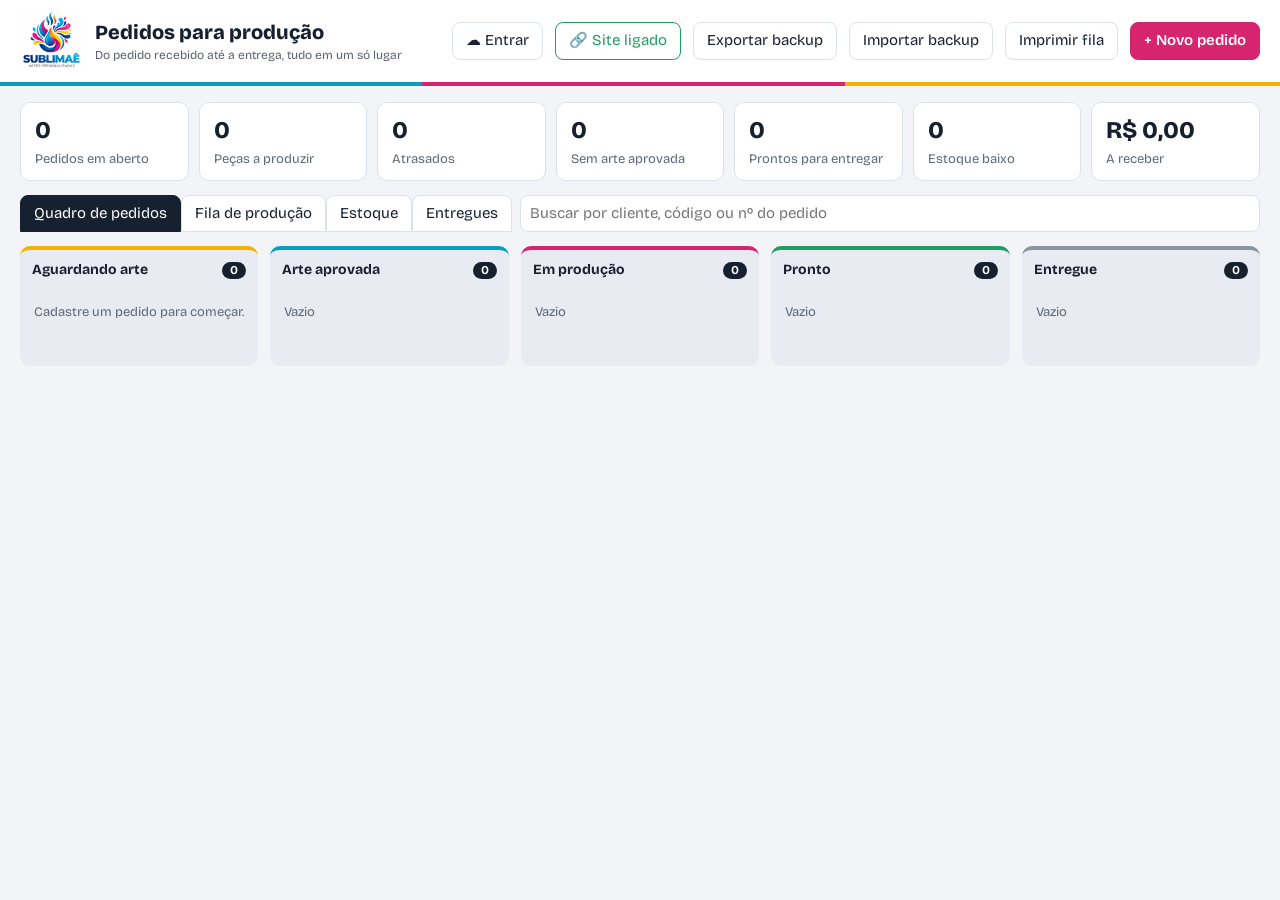
<file: sublimae-producao.html>
<!DOCTYPE html>
<html lang="pt-BR">
<head>
<meta charset="utf-8">
<meta name="viewport" content="width=device-width, initial-scale=1">
<title>Sublimaê • Pedidos para produção</title>
<link href="https://fonts.googleapis.com/css2?family=Bricolage+Grotesque:wght@400;600;800&display=swap" rel="stylesheet">
<style>
:root{--ink:#17202e;--mut:#5d6878;--bg:#f2f4f8;--card:#fff;--line:#dde2ea;--mag:#d6246e;--cya:#0b9dc0;--yel:#f2b300;--grn:#1f9d63;--red:#d33a2c;--r:10px}
*{box-sizing:border-box}
body{margin:0;font:15px/1.45 "Bricolage Grotesque",system-ui,sans-serif;background:var(--bg);color:var(--ink)}
header{background:#fff;color:var(--ink);padding:10px 20px;display:flex;flex-wrap:wrap;gap:12px;align-items:center;border-bottom:4px solid;border-image:linear-gradient(90deg,var(--cya) 33%,var(--mag) 33% 66%,var(--yel) 66%) 1}
header h1{margin:0;font-size:20px;font-weight:800;flex:1;min-width:200px}
header h1 small{display:block;font-weight:400;font-size:12px;opacity:.7}
button,.btn{font:inherit;cursor:pointer;border:1px solid var(--line);background:#fff;color:var(--ink);border-radius:8px;padding:7px 13px}
button:hover{border-color:var(--ink)}
button:focus-visible,input:focus-visible,select:focus-visible,textarea:focus-visible{outline:2px solid var(--cya);outline-offset:1px}
.pri{background:var(--mag);border-color:var(--mag);color:#fff;font-weight:600}
.pri:hover{background:#b81c5c;border-color:#b81c5c}
main{max-width:1400px;margin:0 auto;padding:16px 20px 60px}
.stats{display:grid;grid-template-columns:repeat(auto-fit,minmax(150px,1fr));gap:10px;margin-bottom:14px}
.stat{background:var(--card);border:1px solid var(--line);border-radius:var(--r);padding:10px 14px}
.stat b{display:block;font-size:24px;font-weight:800}.stat span{color:var(--mut);font-size:13px}
.stat.warn b{color:var(--red)}
.bar{display:flex;flex-wrap:wrap;gap:8px;align-items:center;margin-bottom:14px}
.tabs button{border-radius:8px 8px 0 0}.tabs button.on{background:var(--ink);color:#fff;border-color:var(--ink)}
.bar input[type=search]{flex:1;min-width:180px}
input,select,textarea{font:inherit;padding:7px 9px;border:1px solid var(--line);border-radius:8px;background:#fff;color:var(--ink);width:100%}
.board{display:grid;grid-template-columns:repeat(5,minmax(230px,1fr));gap:12px;overflow-x:auto;padding-bottom:10px;align-items:start}
.col{background:#e8ebf1;border-radius:var(--r);padding:8px;min-height:120px}
.col h2{margin:2px 4px 8px;font-size:14px;display:flex;justify-content:space-between;align-items:center}
.col h2 i{font-style:normal;background:var(--ink);color:#fff;border-radius:99px;padding:0 8px;font-size:12px}
.col[data-s="0"]{border-top:4px solid var(--yel)}.col[data-s="1"]{border-top:4px solid var(--cya)}.col[data-s="2"]{border-top:4px solid var(--mag)}.col[data-s="3"]{border-top:4px solid var(--grn)}.col[data-s="4"]{border-top:4px solid #8b94a3}
.ord{background:var(--card);border:1px solid var(--line);border-radius:8px;padding:10px;margin-bottom:8px}
.ord h3{margin:0 0 2px;font-size:15px;display:flex;justify-content:space-between;gap:6px}
.ord .n{color:var(--mut);font-weight:400;font-size:12px}
.ord ul{margin:6px 0;padding-left:16px;font-size:13px}.ord li em{color:var(--mut);font-style:normal}
.tag{display:inline-block;font-size:12px;border-radius:6px;padding:1px 7px;background:#eef1f6;margin-right:4px}
.tag.late{background:#fde4e1;color:var(--red);font-weight:600}.tag.soon{background:#fff3cc;color:#8a6500}.tag.ok{background:#dff3e8;color:#17724a}
.acts{display:flex;gap:5px;flex-wrap:wrap;margin-top:8px}.acts button{padding:3px 9px;font-size:13px}
table{width:100%;border-collapse:collapse;background:#fff;border:1px solid var(--line);border-radius:var(--r);overflow:hidden}
th,td{text-align:left;padding:8px 10px;border-bottom:1px solid var(--line);vertical-align:top;font-size:14px}
th{background:#e8ebf1;font-weight:600}
.tw{overflow-x:auto}
dialog{border:0;border-radius:14px;padding:0;width:min(860px,96vw);max-height:94vh;box-shadow:0 20px 60px #0006}
dialog::backdrop{background:#0008}
.mh{padding:14px 18px;border-bottom:1px solid var(--line);display:flex;justify-content:space-between;align-items:center;position:sticky;top:0;background:#fff;z-index:1}
.mh h2{margin:0;font-size:18px}
.mb{padding:14px 18px;display:grid;gap:12px}
.g{display:grid;grid-template-columns:repeat(auto-fit,minmax(170px,1fr));gap:10px}
label{font-size:13px;color:var(--mut);display:block}
.it{display:grid;grid-template-columns:2fr 1.2fr 70px 90px 2fr 34px;gap:6px;margin-bottom:6px}
.it .x{padding:0;color:var(--red)}
.tot{display:flex;flex-wrap:wrap;gap:16px;justify-content:flex-end;font-size:15px;align-items:center}.tot b{font-size:20px}
.mf{padding:12px 18px;border-top:1px solid var(--line);display:flex;gap:8px;justify-content:flex-end;position:sticky;bottom:0;background:#fff}
.empty{color:var(--mut);padding:14px 6px;font-size:13px}
.ar{border:1px solid var(--line);border-radius:10px;padding:12px;display:grid;gap:10px;background:#fafbfd}
.arl{display:grid;grid-template-columns:repeat(auto-fill,minmax(230px,1fr));gap:8px}
.ai{display:grid;grid-template-columns:64px 1fr auto;gap:8px;align-items:center;border:1px solid var(--line);border-radius:8px;padding:6px;background:#fff}
.ai img,.ai .pdf{width:64px;height:64px;object-fit:cover;border-radius:6px;cursor:zoom-in;background:#eef1f6}
.ai small{color:var(--mut);display:block;overflow:hidden;text-overflow:ellipsis;white-space:nowrap;font-size:12px}
.th{display:flex;gap:4px;flex-wrap:wrap;margin:4px 0;align-items:center}
.th img{object-fit:cover;border-radius:5px;border:1px solid var(--line);cursor:zoom-in;background:#eef1f6}
.pdf{display:inline-flex;align-items:center;justify-content:center;font-size:11px;font-weight:600;background:#eef1f6;border-radius:5px;width:40px;height:40px;cursor:pointer}
img[data-art]:not([src]){visibility:hidden}
.fa{display:flex;flex-wrap:wrap;gap:8px;margin:8px 0}.fa figure{margin:0;width:48%}.fa img{max-width:100%;max-height:85mm;border:1px solid #999}.fa figcaption{font-size:12px}
#toast{inset:auto 16px 16px auto;margin:0;border:0;background:var(--ink);color:#fff;padding:10px 14px;border-radius:8px;max-width:min(380px,90vw)}
#lb{width:min(1000px,96vw)}
.sh{margin:18px 0 8px;font-size:16px}td select,td input{min-width:80px}td .tag{white-space:nowrap}
.logo{height:62px;width:auto;border-radius:6px}
.steps{display:flex;flex-wrap:wrap;gap:6px}
.steps button{flex:1;min-width:125px;font-size:13px;border-radius:99px;padding:6px 10px}
.steps button.past{background:#eaf6ef;border-color:var(--grn)}
.steps button.on{color:#fff;font-weight:600}
.steps button[data-s="0"].on{background:var(--yel);border-color:var(--yel);color:var(--ink)}
.steps button[data-s="1"].on{background:var(--cya);border-color:var(--cya)}
.steps button[data-s="2"].on{background:var(--mag);border-color:var(--mag)}
.steps button[data-s="3"].on{background:var(--grn);border-color:var(--grn)}
.steps button[data-s="4"].on{background:#5d6878;border-color:#5d6878}
.dots{display:flex;gap:3px;margin:5px 0}.dots i{flex:1;height:4px;border-radius:2px;background:var(--line)}.dots i.f{background:var(--cya)}
#sheet{display:none}
@media(max-width:700px){.it{grid-template-columns:1fr 1fr}.it .p,.it .o{grid-column:1/-1}}
@media print{body>*:not(#sheet){display:none!important}#sheet{display:block;padding:0;color:#000}#sheet h1{font-size:20px;margin:0 0 4px}#sheet table{font-size:13px}.pg{page-break-after:always;padding:6mm}.pg:last-child{page-break-after:auto}}
@media(prefers-reduced-motion:reduce){*{transition:none!important}}
.sp{display:inline-flex;align-items:center;gap:8px}.sp img{width:38px;height:38px;object-fit:cover;border-radius:6px;border:1px solid var(--line)}
.fpf{width:42px;height:42px;object-fit:cover;border-radius:4px;vertical-align:middle;margin-right:6px}
#bSite.on{border-color:var(--grn);color:var(--grn)}#bSite.off{border-color:var(--yel)}
.recw{background:#e8ebf1;border-radius:10px;padding:10px;text-align:center}.recw canvas{max-width:100%;height:auto;box-shadow:0 2px 10px #0002;border-radius:6px;background:#fff}
#bNuvem.ok{border-color:var(--grn);color:var(--grn)}#bNuvem.err{border-color:var(--red);color:var(--red)}
</style>
</head>
<body>
<header>
  <img class="logo" alt="Sublimaê – Artes Personalizadas" src="[data-uri]">
  <h1>Pedidos para produção<small>Do pedido recebido até a entrega, tudo em um só lugar</small></h1>
  <button id="bNuvem" title="Mesmos pedidos em qualquer aparelho">☁️ Entrar</button>
  <button id="bSite" title="Ligação com o catálogo do site">🔗 Site</button>
  <button id="bBackup">Exportar backup</button>
  <button id="bImport">Importar backup</button>
  <button id="bPrintQ">Imprimir fila</button>
  <button class="pri" id="bNew">+ Novo pedido</button>
  <input type="file" id="file" accept="application/json" hidden>
</header>
<main>
  <section class="stats" id="stats"></section>
  <div class="bar">
    <div class="tabs"><button data-t="q" class="on">Quadro de pedidos</button><button data-t="f">Fila de produção</button><button data-t="e">Estoque</button><button data-t="h">Entregues</button></div>
    <input type="search" id="busca" placeholder="Buscar por cliente, código ou nº do pedido">
  </div>
  <div id="view"></div>
</main>

<dialog id="dlg">
  <form id="frm" method="dialog">
    <div class="mh"><h2 id="dt">Novo pedido</h2><button type="button" id="bClose">Fechar</button></div>
    <div class="mb">
      <div><label>Etapa do pedido: ao selecionar, o quadro é atualizado na hora</label><div class="steps" id="etapas"></div>
        <div class="empty" style="padding:4px 0 0">“Arte aprovada” exige a validação do cliente; “Em produção” baixa o material do estoque; “Entregue” encerra o pedido (ele fica na última coluna do quadro e na aba Entregues).</div></div>
      <details id="paste"><summary style="cursor:pointer;color:var(--cya);font-weight:600">Colar pedido recebido pelo WhatsApp (preenche os itens automaticamente)</summary>
        <textarea id="ptxt" rows="4" placeholder="Cole aqui a mensagem do pedido. Linhas com códigos como CAN-001 ou AZU-003 viram itens; 2x ou x2 define a quantidade."></textarea>
        <button type="button" id="bParse" style="margin-top:6px">Ler mensagem</button></details>
      <div class="g">
        <div><label>Cliente *</label><input id="cli" required></div>
        <div><label>WhatsApp</label><input id="tel" inputmode="tel" placeholder="71 9...."></div>
        <div><label>Origem</label><select id="ori"><option>WhatsApp</option><option>Site</option><option>Instagram</option><option>Indicação</option></select></div>
        <div><label>Prazo de entrega *</label><input id="ent" type="date" required></div>
        <div><label>Retirada ou entrega</label><select id="tip"><option>Retirada</option><option>Entrega</option></select></div>
      </div>
      <div>
        <label>Itens do pedido (digite o código ou nome do catálogo)</label>
        <div id="itens"></div>
        <button type="button" id="bAdd">+ Adicionar item</button>
      </div>
      <div class="g">
        <div><label>Desconto (R$)</label><input id="des" type="number" step=".01" min="0" value="0"></div>
        <div><label>Frete (R$)</label><input id="fre" type="number" step=".01" min="0" value="0"></div>
        <div><label>Sinal / valor já pago (R$)</label><input id="pag" type="number" step=".01" min="0" value="0"></div>
        <div><label>Forma de pagamento</label><select id="for"><option>PIX</option><option>Dinheiro</option><option>Transferência</option><option>Cartão de débito</option><option>Cartão de crédito</option></select></div>
      </div>
      <div class="ar"><div><b>Arte para impressão e validação do cliente</b><div class="empty" style="padding:2px 0">Anexe a arte final (imagem ou PDF); o arquivo original é guardado sem perder qualidade. Se tiver, anexe também o print em que o cliente aprovou.</div></div>
        <div><input type="file" id="artf" accept="image/*,application/pdf" multiple hidden><button type="button" id="bArt">+ Anexar arte</button></div>
        <div class="arl" id="arts"></div>
        <div class="g"><div><label>Situação da validação</label><select id="aps"><option value="pendente">Arte ainda não enviada ao cliente</option><option value="enviada">Enviada, aguardando cliente</option><option value="ajustes">Cliente pediu ajustes</option><option value="aprovada">Aprovada pelo cliente</option><option value="liberada">Liberada sem validação</option></select></div><div><label>Aprovado por</label><input id="app"></div><div><label>Data da aprovação</label><input id="apd" type="date"></div></div>
        <div><label>Ajustes pedidos ou como o cliente confirmou</label><textarea id="apn" rows="2" placeholder="Ex.: cliente respondeu APROVADO no WhatsApp"></textarea></div>
        <div style="display:flex;gap:8px;flex-wrap:wrap"><label style="display:flex;align-items:center;gap:6px;color:var(--ink);font-size:14px;width:100%"><input type="checkbox" id="sinalChk" style="width:auto"> Pedir <span id="sinalTxt">50% de sinal</span> junto na mensagem</label><button type="button" id="bVal">Pedir validação pelo WhatsApp</button><button type="button" id="bOk" class="pri">✓ Cliente aprovou</button></div></div>
      <div><label>Observações de produção (arte, referências, embalagem)</label><textarea id="obs" rows="2"></textarea></div>
      <div class="tot"><span>Subtotal: <b id="tSub">R$ 0,00</b></span><span>Total: <b id="tTot">R$ 0,00</b></span><span>Falta receber: <b id="tRes">R$ 0,00</b></span></div>
    </div>
    <div class="mf"><button type="button" id="bDel" style="margin-right:auto;color:var(--red)" hidden>Excluir pedido</button><button type="button" id="bCancel">Cancelar</button><button class="pri" type="submit">Salvar pedido</button></div>
  </form>
</dialog>
<dialog id="lb"><div class="mh"><h2 id="lbt"></h2><span><a class="btn" id="lbd" download>Baixar arte</a> <button type="button" id="lbx">Fechar</button></span></div><div style="padding:12px;text-align:center"><img id="lbi" alt="" style="max-width:100%;max-height:75vh"></div></dialog>
<div id="toast" popover="manual"></div>
<dialog id="dmov"><form id="fmov" method="dialog"><div class="mh"><h2>Lançar no estoque</h2><button type="button" data-close>Fechar</button></div>
<div class="mb"><div class="g"><div><label>Item</label><select id="mi"></select></div><div><label>Tipo</label><select id="mt2"><option value="entrada">Entrada (compra, reposição)</option><option value="saida">Saída manual (perda, uso)</option><option value="ajuste">Ajuste: informar saldo contado</option></select></div><div><label id="mql">Quantidade</label><input id="mq" type="number" step="any" min="0" required></div></div>
<div><label>Observação (fornecedor, nota, motivo)</label><input id="mn"></div></div>
<div class="mf"><button type="button" data-close>Cancelar</button><button class="pri" type="submit">Lançar</button></div></form></dialog>
<dialog id="dit"><form id="fit" method="dialog"><div class="mh"><h2 id="dit-t">Item de estoque</h2><button type="button" data-close>Fechar</button></div>
<div class="mb"><div class="g"><div><label>Nome do item *</label><input id="inm" required></div><div><label>Unidade</label><input id="iun" value="un" placeholder="un, folha, ml…"></div><div><label>Estoque mínimo (alerta)</label><input id="imn" type="number" step="any" min="0" value="0"></div><div id="isdw"><label>Saldo inicial</label><input id="isd" type="number" step="any" min="0" value="0"></div></div></div>
<div class="mf"><button type="button" id="bDelIt" style="margin-right:auto;color:var(--red)" hidden>Excluir item</button><button type="button" data-close>Cancelar</button><button class="pri" type="submit">Salvar</button></div></form></dialog>
<dialog id="dsite"><form id="fsite" method="dialog"><div class="mh"><h2>Ligação com o catálogo do site</h2><button type="button" data-close>Fechar</button></div>
<div class="mb">
  <p id="site-st" style="margin:0"></p>
  <div><label>Endereço do site do catálogo</label><input id="site-url" type="url" placeholder="https://usuario.github.io/catalogo/">
  <div class="empty" style="padding:4px 0 0">Se este arquivo estiver no mesmo repositório do site (ex.: <b>producao.html</b> ao lado do index.html), deixe em branco: ele encontra o catálogo sozinho.</div></div>
  <div id="site-lista"></div>
</div>
<div class="mf"><button type="button" data-close>Fechar</button><button class="pri" type="submit">Salvar e atualizar agora</button></div></form></dialog>
<dialog id="drec"><div class="mh"><h2 id="rec-t">Recibo</h2><button type="button" data-close>Fechar</button></div>
<div class="mb">
  <div class="recw"><canvas id="rec-c" aria-label="Prévia do recibo"></canvas></div>
  <details id="rec-cfg"><summary style="cursor:pointer;color:var(--cya);font-weight:600">Formas de pagamento e mensagem do recibo (configure uma vez)</summary>
    <div class="g" style="margin-top:8px"><div><label>Chave PIX</label><input id="rc-pix" placeholder="CPF, celular, e-mail ou chave aleatória"></div><div><label>Nome de quem recebe o PIX</label><input id="rc-tit" placeholder="Nome que aparece no banco"></div></div>
    <div><label>Outras formas de pagamento (uma por linha)</label><textarea id="rc-out" rows="3"></textarea></div>
    <div class="g"><div><label>Mensagem no final do recibo</label><input id="rc-msg"></div><div><label>Sinal antecipado (%)</label><input id="rc-sin" type="number" min="0" max="100" step="5"></div></div>
    <button type="button" id="rc-save" style="margin-top:6px">Salvar</button></details>
</div>
<div class="mf" style="flex-wrap:wrap"><button type="button" id="rec-img">Enviar imagem do recibo</button><button type="button" id="rec-pr">Imprimir / PDF</button><button class="pri" type="button" id="rec-wa">Enviar pelo WhatsApp</button></div></dialog>
<dialog id="dnv"><form id="fnv" method="dialog"><div class="mh"><h2>Pedidos em qualquer aparelho</h2><button type="button" data-close>Fechar</button></div>
<div class="mb" id="nv-login">
  <p style="margin:0">Entre com o <b>mesmo usuário e senha do painel de admin do site</b>. Os pedidos, o estoque e as artes ficam guardados num repositório privado e aparecem iguais no celular e no computador.</p>
  <div class="g"><div><label>Usuário</label><input id="nv-u" autocomplete="username"></div><div><label>Senha</label><input id="nv-s" type="password" autocomplete="current-password"></div></div>
  <details><summary style="cursor:pointer;color:var(--mut);font-size:13px">Avançado</summary><label style="margin-top:6px">Repositório privado dos dados</label><input id="nv-r" placeholder="dono/sublimae-dados"></details>
  <p id="nv-msg" class="empty" style="padding:0"></p>
</div>
<div class="mb" id="nv-in" hidden><p id="nv-st" style="margin:0"></p></div>
<div class="mf"><button type="button" id="nv-sair" style="margin-right:auto;color:var(--red)" hidden>Sair deste aparelho</button><button type="button" id="nv-agora" hidden>Sincronizar agora</button><button class="pri" type="submit" id="nv-ok">Entrar</button></div></form></dialog>
<datalist id="cat"></datalist>
<div id="sheet"></div>

<script>
const CAT=`CAN-001|Evento Esportivo|40|Canecas
CAN-002|Esquadrão Bahia Masculino|40|Canecas
CAN-003|Esquadrão Bahia Feminino|40|Canecas
CAN-004|Vitória|40|Canecas
CAN-005|Torcedor (Flamengo)|40|Canecas
CAN-006|Evento|40|Canecas
CAN-007|Personalizada com foto|40|Canecas
CAN-008|Caricatura|50|Canecas
CAN-009|Ballet / Dança|40|Canecas
CAN-010|Frase Fé e Força|40|Canecas
CAN-011|Engraçada (gatinha)|40|Canecas
CAN-012|Engraçada (ChatGPT casal)|40|Canecas
CAN-013|Frase Calada Vence|40|Canecas
CAN-014|Gatinha Medicina|40|Canecas
CAN-015|Coleção Evangélica|40|Canecas
CAN-016|Religiosa Cosme e Damião|40|Canecas
CAN-017|Religiosa|40|Canecas
CAN-018|Coleção N. Sra. Aparecida|40|Canecas
CAN-019|N. Sra. Aparecida Floral|40|Canecas
CAN-020|Coleção Orixás|40|Canecas
CAN-021|Nala Personalizada|40|Canecas
CAN-022|Leão Coroa|40|Canecas
CAN-023|Leão Perfil|40|Canecas
CAN-024|Xangô Orixá|40|Canecas
CAN-028|Auxílio Fraterno Luz da Alma|40|Canecas
CAN-029|Coleção Espiritismo|40|Canecas
CAN-030|Divaldo Franco|40|Canecas
CAN-031|LOGO corporativa|40|Canecas
CAN-032|Advocacia Criminalista|40|Canecas
CAN-033|Corporativa Grupo Solução & Cia|40|Canecas
CAN-034|Corporativa UniVida|40|Canecas
CAN-035|Corporativa CliFeliz|40|Canecas
CAN-036|Coleção Natalina|40|Canecas
CAN-037|Profissões|70|Canecas
CAN-038|Kit Corporativo Panetone/Caneca|53|Canecas
CAN-039|Dia das Crianças Polímero|20|Canecas
CAN-040|Aniversário|40|Canecas
CAN-041|Jovem Senhora / Imperial|60|Canecas
CAN-042|Vovô & Vovó Cheguei Interativa|50|Canecas
CAN-043|Homenagem Entes Queridos|40|Canecas
CAN-044|Divertida Boca|50|Canecas
CAN-045|Coleção Mine Canecas|35|Canecas
CAN-049|Outubro Rosa|40|Canecas
CAN-050|Novembro Azul|40|Canecas
CAN-055|Natalina com Globo e Biscoitos|55|Canecas
CAN-056|Personalizada com Kit Presente|50|Canecas
CAN-057|Cesta Sublimes Café da Tarde (sob consulta)|0|Canecas
CAN-058|Xícara com Pires|45|Canecas
CAN-059|Mágica Revelação|60|Canecas
CAN-060|Kit Feliz Aniversário|45|Canecas
AZU-001|Azulejo Interativo Formatura|27|Azulejos|10×30;10×20;15×15;15×15 Relógio;15×20;20×20;20×30;Hexagonal
AZU-002|Azulejo Interativo Religioso|27|Azulejos|10×30;10×20;15×15;15×15 Relógio;15×20;20×20;20×30;Hexagonal
AZU-003|Azulejo Maternidade|27|Azulejos|10×30;10×20;15×15;15×15 Relógio;15×20;20×20;20×30;Hexagonal
AZU-004|Azulejo Ultrassom Morfológico|27|Azulejos|10×30;10×20;15×15;15×15 Relógio;15×20;20×20;20×30;Hexagonal
AZU-005|Azulejo Nascimento|27|Azulejos|10×30;10×20;15×15;15×15 Relógio;15×20;20×20;20×30;Hexagonal
AZU-006|Azulejo Outubro Rosa|27|Azulejos|10×30;10×20;15×15;15×15 Relógio;15×20;20×20;20×30;Hexagonal
AZU-007|Azulejo Studio de Unhas|27|Azulejos|10×30;10×20;15×15;15×15 Relógio;15×20;20×20;20×30;Hexagonal
AZU-008|Placa de porta personalizada|27|Azulejos|15×15;10×20
ECO-001|Ecobag + Necessaire (conjunto)|35|Ecobags
ECO-002|Ecobag + Camiseta (conjunto)|55|Ecobags|Camisa Infantil;Camisa Adulto
CAM-001|Camiseta Religiosa|35|Vestuário|Infantil;Adulto
TOA-001|Toalhas Orixás (kit c/ 10)|36|Toalhas
TOA-002|Toalha Escolar/Comemorativa|14|Toalhas
MOU-001|Mouse Pad|25|Mouse Pad|Quadrado;Redondo;Ergonômico
ALM-001|Almochaveiro (kit c/ 10)|25|Presentes
CHV-001|Chaveiro MDF (kit c/ 10)|25|Chaveiros
CHA-001|Chaveiro Acrílico (kit c/ 10)|35|Chaveiros
QBC-001|Quebra-Cabeça com foto|15|Presentes|12 peças;60 peças
PLA-001|Placa Decorativa Infantil 20 cm|30|Presentes
BODY-001|Body Infantil|40|Vestuário|P;M;G
QDR-001|Quadro com foto 10×10|22|Presentes
CANETA-001|Canetas por profissão (kit c/ 10)|30|Papelaria`.split("\n").map(l=>{const a=l.split("|");return{cod:a[0],nome:a[1],preco:+a[2],cat:a[3],vars:a[4]||""}});
const ST=["Aguardando arte","Arte aprovada","Em produção","Pronto","Entregue"];
const KEY="sublimae_producao_v1";
let D={seq:0,pedidos:[]},edit=null,tab="q";
try{const s=localStorage.getItem(KEY);if(s)D=JSON.parse(s)}catch(e){}
const $=id=>document.getElementById(id),R=n=>"R$ "+(+n||0).toFixed(2).replace(".",","),E=s=>String(s??"").replace(/[&<>"]/g,c=>({"&":"&amp;","<":"&lt;",">":"&gt;",'"':"&quot;"}[c]));
const save=()=>{try{localStorage.setItem(KEY,JSON.stringify(D))}catch(e){}if(window.aoSalvar)aoSalvar()};
const today=()=>{const d=new Date();return new Date(d.getFullYear(),d.getMonth(),d.getDate())};
const dt=s=>{const[a,b,c]=s.split("-");return new Date(+a,b-1,+c)};
const fd=s=>s?s.split("-").reverse().join("/"):"—";
const sub=p=>p.itens.reduce((t,i)=>t+i.qtd*i.preco,0), tot=p=>Math.max(0,sub(p)-(+p.desconto||0)+(+p.frete||0)), res=p=>Math.max(0,tot(p)-(+p.pago||0));
const pecas=p=>p.itens.reduce((t,i)=>t+i.qtd,0);
function prazo(p){if(p.status>=3)return{c:"ok",t:"Prazo "+fd(p.entrega)};const d=Math.round((dt(p.entrega)-today())/864e5);
 return d<0?{c:"late",t:"Atrasado "+(-d)+"d • "+fd(p.entrega)}:d<=2?{c:"soon",t:(d==0?"Hoje":d==1?"Amanhã":"Em 2 dias")+" • "+fd(p.entrega)}:{c:"",t:fd(p.entrega)}}
const listaCat=()=>{$("cat").innerHTML=CAT.filter(c=>!c.removido).map(c=>`<option value="${c.cod} · ${E(c.nome)}">`).join("")};listaCat();

function stats(){const ab=D.pedidos.filter(p=>p.status<4),pr=ab.filter(p=>p.status<3);
 const at=ab.filter(p=>p.status<3&&dt(p.entrega)<today()).length,sa=pr.filter(p=>!liberado(p)).length,bx=D.est.itens.filter(i=>i.saldo<0||(i.min>0&&i.saldo<=i.min)).length;
 $("stats").innerHTML=[["Pedidos em aberto",ab.length,""],["Peças a produzir",pr.reduce((t,p)=>t+pecas(p),0),""],["Atrasados",at,at?"warn":""],["Sem arte aprovada",sa,""],["Prontos para entregar",ab.filter(p=>p.status==3).length,""],["Estoque baixo",bx,bx?"warn":""],["A receber",R(ab.reduce((t,p)=>t+res(p),0)),""]]
 .map(s=>`<div class="stat ${s[2]}"><b>${s[1]}</b><span>${s[0]}</span></div>`).join("")}

function match(p){const q=$("busca").value.trim().toLowerCase();if(!q)return true;
 return (p.cliente+" "+p.num+" "+p.itens.map(i=>i.cod+" "+i.nome).join(" ")).toLowerCase().includes(q)}

function card(p){const z=prazo(p);
 return `<div class="ord"><h3><span>${E(p.cliente)}</span><span class="n">#${p.num}</span></h3>
 <div class="dots" title="${ST[p.status]}">${ST.map((x,k)=>`<i class="${k<=p.status?"f":""}"></i>`).join("")}</div>
 <span class="tag ${z.c}">${z.t}</span><span class="tag">${p.tipo}</span>${apTag(p)}${bxTag(p)}${res(p)>0?`<span class="tag">Falta ${R(res(p))}</span>`:`<span class="tag ok">Pago</span>`}${p.recibo?`<span class="tag ok">Recibo enviado</span>`:""}${p.sinal&&(+p.pago||0)<p.sinal.valor&&p.status<4?`<span class="tag soon">Sinal pedido: ${R(p.sinal.valor)}</span>`:""}
 <ul>${p.itens.map(i=>`<li>${i.qtd}× ${E(i.nome)} <em>${E(i.cod)}${i.var?" • "+E(i.var):""}</em>${i.obs?`<br><em>${E(i.obs)}</em>`:""}</li>`).join("")}</ul>
 ${p.obs?`<div class="empty" style="padding:0 0 4px">${E(p.obs)}</div>`:""}${thumbs(p)}
 <div class="acts">${p.status>0?`<button data-a="back" data-id="${p.id}" title="Voltar etapa">←</button>`:""}${p.status<4?`<button class="pri" data-a="next" data-id="${p.id}">${["Arte aprovada","Iniciar produção","Marcar pronto","Entregue",""][p.status]}</button>`:""}
 ${aprBtns(p)}${bxBtn(p)}<button data-a="edit" data-id="${p.id}">Editar</button><button data-a="print" data-id="${p.id}">Ficha</button>${p.status>=3?`<button data-a="rec" data-id="${p.id}">🧾 Recibo</button>`:""}${p.tel?`<button data-a="wa" data-id="${p.id}">WhatsApp</button>`:""}</div></div>`}

function queue(){const m={};
 D.pedidos.filter(p=>p.status<3).forEach(p=>p.itens.forEach(i=>{const k=i.cod+"|"+i.var;(m[k]=m[k]||{i,q:0,ps:[]});m[k].q+=i.qtd;m[k].ps.push({p,i})}));
 return Object.values(m).sort((a,b)=>a.i.cod.localeCompare(b.i.cod));}
function queueHtml(){const q=queue();if(!q.length)return `<div class="empty">Nenhum item aguardando produção.</div>`;
 return `<div class="tw"><table><tr><th>Código</th><th>Produto</th><th>Variação</th><th>Qtd total</th><th>Pedidos (prazo), arte e aprovação</th></tr>`+
 q.map(r=>`<tr><td>${r.i.cod}</td><td>${E(r.i.nome)}</td><td>${E(r.i.var)||"—"}</td><td><b>${r.q}</b></td><td>${r.ps.sort((a,b)=>a.p.entrega.localeCompare(b.p.entrega)).map(x=>`#${x.p.num} ${E(x.p.cliente)} (${fd(x.p.entrega)}) ${x.i.qtd}×${x.i.obs?` — ${E(x.i.obs)}`:""} <small>[${ST[x.p.status]}]</small> ${liberado(x.p)?"✓ arte aprovada":"⚠ sem aprovação"}${thumbs(x.p,34)}`).join("<br>")}</td></tr>`).join("")+`</table></div>`}

function render(){setTimeout(()=>hydrate(),0);stats();document.querySelectorAll(".tabs button").forEach(b=>b.classList.toggle("on",b.dataset.t==tab));const v=$("view");
 if(tab=="e"){v.innerHTML=estHtml();return}
 if(tab=="f"){v.innerHTML=queueHtml();return}
 if(tab=="h"){const l=D.pedidos.filter(p=>p.status==4&&match(p));v.innerHTML=l.length?`<div class="board" style="grid-template-columns:repeat(auto-fill,minmax(250px,1fr))">${l.map(card).join("")}</div>`:`<div class="empty">Nenhum pedido entregue ainda.</div>`;return}
 v.innerHTML=`<div class="board">`+ST.map((s,k)=>{const l=D.pedidos.filter(p=>p.status==k&&match(p)).sort((a,b)=>k==4?b.entrega.localeCompare(a.entrega):a.entrega.localeCompare(b.entrega));
 return `<div class="col" data-s="${k}"><h2>${s}<i>${l.length}</i></h2>${(k==4?l.slice(0,10):l).map(card).join("")||`<div class="empty">${k==0?"Cadastre um pedido para começar.":"Vazio"}</div>`}${k==4&&l.length>10?`<div class="empty">Mostrando os 10 mais recentes. Veja todos na aba Entregues.</div>`:""}</div>`}).join("")+`</div>`}

function row(it={}){const d=document.createElement("div");d.className="it";
 d.innerHTML=`<input class="p" list="cat" placeholder="Código ou nome (ex.: CAN-020)" value="${E(it.cod?it.cod+" · "+it.nome:"")}"><input class="v" placeholder="Tamanho / variação" value="${E(it.var||"")}"><input class="q" type="number" min="1" value="${it.qtd||1}" title="Quantidade"><input class="pr" type="number" step=".01" min="0" value="${it.preco??""}" title="Preço unitário"><input class="o" placeholder="Nome, frase, foto, cores, arte…" value="${E(it.obs||"")}"><button type="button" class="x" title="Remover">×</button>`;
 d._cod=it.cod||"";d._nome=it.nome||"";$("itens").appendChild(d);return d}
$("itens").addEventListener("input",e=>{const r=e.target.closest(".it");if(!r)return;
 if(e.target.classList.contains("p")){const c=CAT.find(c=>e.target.value.startsWith(c.cod));
  if(c){r._cod=c.cod;r._nome=c.nome;r.querySelector(".pr").value=c.preco;r.querySelector(".v").placeholder=c.vars?"Opções: "+c.vars.split(";").join(" / "):"Tamanho / variação"}
  else{r._cod="";r._nome=e.target.value}}calc()});
$("itens").addEventListener("click",e=>{if(e.target.classList.contains("x")){e.target.closest(".it").remove();calc()}});
function lerItens(){return [...document.querySelectorAll(".it")].map(r=>({cod:r._cod||"",nome:r._nome||r.querySelector(".p").value.trim(),var:r.querySelector(".v").value.trim(),qtd:+r.querySelector(".q").value||1,preco:+r.querySelector(".pr").value||0,obs:r.querySelector(".o").value.trim()})).filter(i=>i.nome)}
function calc(){const it=lerItens(),s=it.reduce((t,i)=>t+i.qtd*i.preco,0),t=Math.max(0,s-(+$("des").value||0)+(+$("fre").value||0));
 $("tSub").textContent=R(s);$("tTot").textContent=R(t);$("tRes").textContent=R(Math.max(0,t-(+$("pag").value||0)))}
["des","fre","pag"].forEach(i=>$(i).addEventListener("input",calc));

function open_(p){edit=p||null;$("dt").textContent=p?"Pedido #"+p.num:"Novo pedido";$("bDel").hidden=!p;$("itens").innerHTML="";$("ptxt").value="";$("paste").open=false;
 const q=p||{cliente:"",tel:"",origem:"WhatsApp",entrega:"",tipo:"Retirada",itens:[{}],desconto:0,frete:0,pago:0,forma:"PIX",obs:""};
 $("cli").value=q.cliente;$("tel").value=q.tel;$("ori").value=q.origem;$("ent").value=q.entrega;$("tip").value=q.tipo;$("des").value=q.desconto;$("fre").value=q.frete||0;$("pag").value=q.pago;$("for").value=q.forma;$("obs").value=q.obs;
 q.itens.forEach(row);calc();curArts=(q.artes||[]).map(a=>({...a}));novos=[];remov=[];salvo=false;const ap=q.aprov||{estado:"pendente"};$("aps").value=ap.estado;$("app").value=ap.por||"";$("apd").value=ap.data||"";$("apn").value=ap.nota||"";renderArts();etapaSel=0;renderEtapas();$("dlg").showModal()}
$("bAdd").onclick=()=>row();$("bNew").onclick=()=>open_();$("bClose").onclick=$("bCancel").onclick=()=>$("dlg").close();
$("frm").addEventListener("submit",e=>{const it=lerItens();if(!it.length){e.preventDefault();alert("Adicione ao menos um item ao pedido.");return}
 const o=edit||{id:Date.now(),num:++D.seq,status:0,criado:new Date().toISOString()};const oldIt=edit?JSON.stringify(edit.itens.map(i=>[i.cod,i.var,i.qtd])):"";
 Object.assign(o,{cliente:$("cli").value.trim(),tel:$("tel").value.trim(),origem:$("ori").value,entrega:$("ent").value,tipo:$("tip").value,itens:it,desconto:+$("des").value||0,frete:+$("fre").value||0,pago:+$("pag").value||0,forma:$("for").value,obs:$("obs").value.trim()});
 const ant=(o.artes||[]).map(a=>a.id).join(),novo=curArts.map(a=>a.id).join();
 o.artes=curArts;let ap={estado:$("aps").value,por:$("app").value.trim(),data:$("apd").value,nota:$("apn").value.trim()};
 if(ap.estado=="aprovada"&&!ap.data)ap.data=hoje();
 if(edit&&ant!==novo&&o.aprov&&liberado(o)&&ap.estado==o.aprov.estado){ap={estado:"pendente",por:"",data:"",nota:"Arte alterada após a aprovação: pedir nova validação."};if(o.status==1)o.status=0;setTimeout(()=>toast("A arte foi alterada: a aprovação do cliente foi reiniciada."),300)}
 if(edit&&o.baixa&&oldIt!==JSON.stringify(o.itens.map(i=>[i.cod,i.var,i.qtd]))){estornar(o);if(o.status>=2)baixar(o,true);setTimeout(()=>toast("Itens alterados: a baixa do estoque foi recalculada."),300)}
 o.aprov=ap;remov.forEach(id=>idb("readwrite",s=>s.delete(id)));salvo=true;
 if(!edit)D.pedidos.push(o);save();render();if(!edit&&etapaSel>0)setEtapa(o,etapaSel)});
$("bDel").onclick=()=>{if(edit&&confirm("Excluir o pedido #"+edit.num+"? Essa ação não pode ser desfeita.")){if(edit.baixa&&confirm("Devolver ao estoque o material já baixado deste pedido?"))estornar(edit);(edit.artes||[]).forEach(a=>idb("readwrite",s=>s.delete(a.id)));D.pedidos=D.pedidos.filter(p=>p!==edit);save();$("dlg").close();render()}};

$("bParse").onclick=()=>{const t=$("ptxt").value;let n=0;
 const cm=t.match(/(?:cliente|nome)\s*:\s*(.+)/i)||t.match(/Aqui é ([^.\n]+)/i);if(cm&&!$("cli").value)$("cli").value=cm[1].trim();
 document.querySelectorAll(".it").forEach(r=>{if(!r.querySelector(".p").value)r.remove()});
 t.split(/\n/).forEach(l=>{const m=l.match(/\b([A-Z]{3,6}-\d{3})\b/);if(!m)return;const c=CAT.find(c=>c.cod==m[1]);if(!c)return;
  const q=l.match(/(\d+)\s*[xX×]\s/)||l.match(/[xX×]\s*(\d+)\b/)||l.match(/qtd\.?:?\s*(\d+)/i);
  const r=row({cod:c.cod,nome:c.nome,preco:c.preco,qtd:q?+q[1]:1,obs:l.replace(m[1],"").replace(/R\$\s*[\d.,]+/g,"").replace(/[•\-–—|]+/g," ").replace(/\s+/g," ").trim().slice(0,90)});
  r.querySelector(".v").placeholder=c.vars?"Opções: "+c.vars.split(";").join(" / "):"Tamanho / variação";n++});
 calc();alert(n?n+" item(ns) adicionado(s). Confira variações, quantidades e detalhes da arte.":"Nenhum código de produto encontrado na mensagem.")};

function wa(p){const d=p.tel.replace(/\D/g,"");const n=d.length<=11?"55"+d:d;
 const msg={0:"estamos aguardando a arte/detalhes para começar",1:"sua arte foi aprovada e entra na fila de produção",2:"seu pedido está em produção",3:"seu pedido está pronto! Combinamos a "+(p.tipo=="Entrega"?"entrega":"retirada")+"?",4:"obrigada pela preferência! "}[p.status];
 window.open("https://wa.me/"+n+"?text="+encodeURIComponent(`Olá, ${p.cliente}! Aqui é da Sublimaê. Pedido #${p.num}: ${msg}${p.status==3&&res(p)>0?` Falta pagar ${R(res(p))}.`:""}`),"_blank")}
function ficha(p){return `<div class="pg"><div style="display:flex;align-items:center;gap:10px"><img src="${LG()}" style="height:48px" alt=""><h1>Ficha de produção #${p.num}</h1></div><p><b>${E(p.cliente)}</b> ${E(p.tel)} • ${p.tipo} em <b>${fd(p.entrega)}</b> • Etapa: ${ST[p.status]}</p>
 <table><tr><th>Qtd</th><th>Código</th><th>Produto</th><th>Variação</th><th>Arte / personalização</th><th>✓</th></tr>${p.itens.map(i=>`<tr><td>${i.qtd}</td><td>${E(i.cod)}</td><td>${fotoCat(i.cod)?`<img class="fpf" src="${E(fotoCat(i.cod))}" alt="">`:""}${E(i.nome)}</td><td>${E(i.var)}</td><td>${E(i.obs)}</td><td>☐</td></tr>`).join("")}</table>
 ${fichaArts(p)}<p>Observações: ${E(p.obs)||"—"}</p><p>Total ${R(tot(p))} • Pago ${R(p.pago)} • <b>Falta ${R(res(p))}</b> (${E(p.forma)})</p></div>`}
async function imprimir(h){$("sheet").innerHTML=h;await hydrate($("sheet"));window.print()}
$("bPrintQ").onclick=()=>imprimir(`<div class="pg"><div style="display:flex;align-items:center;gap:10px"><img src="${LG()}" style="height:48px" alt=""><h1>Fila de produção • ${new Date().toLocaleDateString("pt-BR")}</h1></div>${queueHtml()}</div>`);

document.addEventListener("click",e=>{const lb=e.target.closest("[data-lb]");if(lb){abrirArte(lb.dataset.lb);return}const b=e.target.closest("[data-a]");if(b){const p=D.pedidos.find(x=>x.id==b.dataset.id);if(!p)return;const a=b.dataset.a;
 if(a=="next")avancar(p);else if(a=="apr")aprovar(p);else if(a=="val")pedirVal(p);else if(a=="back")voltar(p);else if(a=="bx"){if(baixar(p)){save();render()}}else if(a=="edit")open_(p);else if(a=="print")imprimir(ficha(p));else if(a=="wa")wa(p);else if(a=="rec")abrirRecibo(p);else if(a=="sinalok"){p.pago=Math.max(+p.pago||0,p.sinal.valor);save();render();toast("Sinal de "+R(p.sinal.valor)+" registrado como pago.")}return}
 const t=e.target.closest(".tabs button");if(t){tab=t.dataset.t;render()}});
$("busca").addEventListener("input",render);
$("bBackup").onclick=async()=>{const imgs={};for(const p of D.pedidos)for(const a of p.artes||[]){const b=await idb("readonly",s=>s.get(a.id));if(b)imgs[a.id]=await new Promise(ok=>{const r=new FileReader();r.onload=()=>ok(r.result);r.readAsDataURL(b)})}
const x=document.createElement("a");x.href=URL.createObjectURL(new Blob([JSON.stringify({...D,imgs})],{type:"application/json"}));x.download="sublimae-pedidos-"+new Date().toISOString().slice(0,10)+".json";x.click()};
$("bImport").onclick=()=>$("file").click();
$("file").onchange=e=>{const f=e.target.files[0];if(!f)return;const r=new FileReader();r.onload=async()=>{try{const j=JSON.parse(r.result);if(!Array.isArray(j.pedidos))throw 0;if(confirm("Substituir os dados atuais pelo backup ("+j.pedidos.length+" pedidos)?")){for(const id in(j.imgs||{})){const m=j.imgs[id].match(/^data:([^;]*);base64,(.*)$/),bin=atob(m[2]),u=new Uint8Array(bin.length);for(let k=0;k<bin.length;k++)u[k]=bin.charCodeAt(k);await idb("readwrite",s=>s.put(new Blob([u],{type:m[1]}),id));delete U[id]}delete j.imgs;D=j;ensureEst();save();render()}}catch(x){alert("Arquivo de backup inválido.")}};r.readAsText(f);e.target.value=""};
/* ===== Arte e validação do cliente ===== */
let curArts=[],novos=[],remov=[],salvo=false;const U={};
const hoje=()=>{const d=new Date();return d.getFullYear()+"-"+String(d.getMonth()+1).padStart(2,"0")+"-"+String(d.getDate()).padStart(2,"0")};
let _db;const db=()=>_db||(_db=new Promise((ok,no)=>{const r=indexedDB.open("sublimae_artes",1);r.onupgradeneeded=()=>r.result.createObjectStore("a");r.onsuccess=()=>ok(r.result);r.onerror=()=>no(r.error)}));
const idb=async(m,f)=>{const d=await db();return new Promise((ok,no)=>{const t=d.transaction("a",m),q=f(t.objectStore("a"));t.oncomplete=()=>ok(q&&q.result);t.onerror=()=>no(t.error)})};
async function url(id){if(!U[id]){const b=await idb("readonly",s=>s.get(id));if(b)U[id]=URL.createObjectURL(b)}return U[id]}
function hydrate(root=document){return Promise.all([...root.querySelectorAll("img[data-art]")].map(async i=>{try{i.src=await url(i.dataset.art);await i.decode()}catch(e){}}))}
function toast(t){const e=$("toast");e.textContent=t;try{e.showPopover()}catch(x){}clearTimeout(toast.t);toast.t=setTimeout(()=>{try{e.hidePopover()}catch(x){}},6000)}
const liberado=p=>{const e=p.aprov&&p.aprov.estado;return e=="aprovada"||e=="liberada"};
function thumbs(p,s=46){const a=p.artes||[];if(!a.length)return"";return `<span class="th">`+a.slice(0,4).map(x=>x.tipo=="application/pdf"?`<span class="pdf" data-lb="${x.id}" title="${E(x.nome)}">PDF</span>`:`<img data-art="${x.id}" data-lb="${x.id}" alt="${E(x.nome)}" title="${E(x.nome)}" style="width:${s}px;height:${s}px">`).join("")+(a.length>4?`<small>+${a.length-4}</small>`:"")+`</span>`}
function apTag(p){if(p.status>=3)return"";const e=(p.aprov&&p.aprov.estado)||"pendente",n=(p.artes||[]).length;
 if(!n&&e=="pendente")return `<span class="tag soon">Sem arte anexada</span>`;
 const m={pendente:["soon","Arte não enviada ao cliente"],enviada:["soon","Aguardando cliente"],ajustes:["late","Cliente pediu ajustes"],aprovada:["ok","✓ Arte aprovada"],liberada:["","Liberada sem validação"]}[e];return `<span class="tag ${m[0]}">${m[1]}</span>`}
function aprBtns(p){return sinalBtn(p)+aprBtns0(p)}
const sinalBtn=p=>p.sinal&&(+p.pago||0)<p.sinal.valor&&p.status<4?`<button data-a="sinalok" data-id="${p.id}">✓ Sinal recebido</button>`:"";
function aprBtns0(p){if(p.status>=2||liberado(p)||!(p.artes||[]).length)return"";return `<button data-a="val" data-id="${p.id}">Pedir validação</button><button data-a="apr" data-id="${p.id}">✓ Cliente aprovou</button>`}
function avancar(p){if(proximo(p)){save();render()}}
function proximo(p){if(p.status<2&&!liberado(p)){const n=(p.artes||[]).length;
 if(!confirm(n?"O cliente ainda não validou a arte deste pedido.\n\nLiberar para produção mesmo assim?":"Este pedido não tem arte anexada nem validação do cliente.\n\nLiberar para produção mesmo assim?"))return false;
 p.aprov={estado:"liberada",por:"",data:hoje(),nota:"Liberada sem validação do cliente."}}
 if(p.status==1&&!p.baixa&&!baixar(p))return false;
 p.status++;return true}
function aprovar(p){p.aprov={estado:"aprovada",por:p.cliente,data:hoje(),nota:(p.aprov&&p.aprov.nota)||""};save();render();toast("Aprovação do cliente registrada.")}
function waVal(cli,tel,num,sinal){const d=tel.replace(/\D/g,"");if(!d){toast("Informe o WhatsApp do cliente para pedir a validação.");return false}
 window.open("https://wa.me/"+(d.length<=11?"55"+d:d)+"?text="+encodeURIComponent(`Olá, ${cli}! Segue a arte${num?" do pedido #"+num:""} para a sua validação. Confira nomes, frases, cores e fotos. Responda *APROVADO* para liberarmos a impressão ou nos diga os ajustes. Depois da aprovação não conseguimos alterar a arte.`+(sinal>0?txtSinal(sinal):"")),"_blank");
 toast("A imagem não vai pelo link: clique na miniatura, use Baixar arte e anexe na conversa.");return true}
function pedirVal(p){const v=valorSinal(p);let sn=0;if(v>0&&confirm("Pedir também "+RCFG().sinal+"% de sinal ("+R(v)+") na mensagem?"))sn=v;if(!waVal(p.cliente,p.tel||"",p.num,sn))return;if(sn){p.sinal={valor:sn,data:hoje()};save();render()}if(!p.aprov||["pendente","ajustes"].includes(p.aprov.estado)){p.aprov={estado:"enviada",por:"",data:"",nota:""};save();render()}}
$("bVal").onclick=()=>{const sn=$("sinalChk").checked?valorSinalForm():0;if(sn){if(edit)edit.sinal={valor:sn,data:hoje()};else snNovo=sn}if(waVal($("cli").value.trim()||"cliente",$("tel").value,edit&&edit.num,sn)&&["pendente","ajustes"].includes($("aps").value))$("aps").value="enviada"};
$("bOk").onclick=()=>{$("aps").value="aprovada";if(!$("apd").value)$("apd").value=hoje();if(!$("app").value)$("app").value=$("cli").value};
function findArt(id){for(const p of D.pedidos)for(const a of p.artes||[])if(a.id==id)return a;return curArts.find(a=>a.id==id)}
async function abrirArte(id){const a=findArt(id);if(!a)return;const u=await url(id);if(!u){toast("Arquivo da arte não encontrado neste navegador.");return}
 if(a.tipo=="application/pdf"){window.open(u,"_blank");return}
 $("lbt").textContent=a.nome;$("lbi").src=u;$("lbd").href=u;$("lbd").download=a.arq||a.nome;$("lb").showModal()}
$("lbx").onclick=()=>$("lb").close();
function renderArts(){$("arts").innerHTML=curArts.length?curArts.map((a,i)=>`<div class="ai">${a.tipo=="application/pdf"?`<span class="pdf" data-lb="${a.id}">PDF</span>`:`<img data-art="${a.id}" data-lb="${a.id}" alt="">`}<div><input data-i="${i}" value="${E(a.nome)}" aria-label="Descrição da arte"><small>${E(a.arq||"")}</small></div><button type="button" data-rm="${i}" title="Remover arte" style="color:var(--red)">×</button></div>`).join(""):`<div class="empty">Nenhuma arte anexada.</div>`;hydrate()}
$("bArt").onclick=()=>$("artf").click();
$("artf").onchange=async e=>{for(const f of e.target.files){if(!/^image\/|^application\/pdf$/.test(f.type)){toast("Formato não aceito: "+f.name+". Use imagem ou PDF.");continue}
 const id="a"+Date.now()+Math.random().toString(36).slice(2,6);
 try{await idb("readwrite",s=>s.put(f,id))}catch(x){toast("Não foi possível guardar a arte neste navegador.");continue}
 curArts.push({id,nome:f.name.replace(/\.[^.]+$/,""),arq:f.name,tipo:f.type});novos.push(id)}e.target.value="";renderArts()};
$("arts").addEventListener("input",e=>{if(e.target.dataset.i!=null)curArts[e.target.dataset.i].nome=e.target.value});
$("arts").addEventListener("click",e=>{const b=e.target.closest("[data-rm]");if(!b)return;const a=curArts.splice(+b.dataset.rm,1)[0];
 if(novos.includes(a.id)){novos=novos.filter(x=>x!=a.id);idb("readwrite",s=>s.delete(a.id))}else remov.push(a.id);renderArts()});
$("dlg").addEventListener("close",()=>{if(!salvo)novos.forEach(id=>idb("readwrite",s=>s.delete(id)))});
const APL={pendente:"Arte ainda não enviada ao cliente",enviada:"Enviada, aguardando cliente",ajustes:"Cliente pediu ajustes",aprovada:"Aprovada pelo cliente",liberada:"Liberada sem validação do cliente"};
function fichaArts(p){const a=p.artes||[],v=p.aprov||{estado:"pendente"};
 return (a.length?`<div class="fa">${a.map(x=>x.tipo=="application/pdf"?`<figure>[PDF] ${E(x.nome)}</figure>`:`<figure><img data-art="${x.id}" alt=""><figcaption>${E(x.nome)}</figcaption></figure>`).join("")}</div>`:`<p>Sem arte anexada.</p>`)+
 `<p><b>Validação do cliente:</b> ${APL[v.estado]}${v.por?" • "+E(v.por):""}${v.data?" em "+fd(v.data):""}${v.nota?"<br>"+E(v.nota):""}</p><p>Visto da produção: ________________ Data: ___/___/_____</p>`}

/* ===== Estoque ===== */
const r3=n=>Math.round(n*1000)/1000,nv=s=>(s||"").toLowerCase().replace(/\s+/g,"").replace(/x/g,"×"),itemE=id=>D.est.itens.find(i=>i.id==id);
const TM={entrada:"Entrada",saida:"Saída manual",ajuste:"Ajuste",baixa:"Baixa (produção)",estorno:"Estorno"};
let recOpen=false,edItem=null;
function ensureEst(){if(D.est&&D.est.itens)return;const itens=[],rec=[],I={};
 const g=n=>{if(!I[n]){const o={id:"e"+(itens.length+1),nome:n,un:"un",saldo:0,min:0};itens.push(o);I[n]=o.id}return I[n]};
 const r=(cod,v,n,q=1)=>rec.push({cod,var:v,itemId:g(n),qtd:q});
 CAT.forEach(c=>{const vs=c.vars?c.vars.split(";"):[""];
  if(c.cat=="Canecas")r(c.cod,"",c.cod=="CAN-058"?"Xícara com pires":c.cod=="CAN-039"?"Caneca polímero":"Caneca branca 325 ml");
  else if(c.cat=="Azulejos")vs.forEach(v=>r(c.cod,v,"Azulejo "+v));
  else if(c.cod=="ECO-001"){r(c.cod,"","Ecobag");r(c.cod,"","Necessaire")}
  else if(c.cod=="ECO-002")vs.forEach(v=>{r(c.cod,v,"Ecobag");r(c.cod,v,/infantil/i.test(v)?"Camiseta infantil":"Camiseta adulto")});
  else if(c.cod=="CAM-001")vs.forEach(v=>r(c.cod,v,"Camiseta "+v.toLowerCase()));
  else if(c.cat=="Toalhas")r(c.cod,"","Toalha",c.cod=="TOA-001"?10:1);
  else if(c.cod=="MOU-001"||c.cod=="QBC-001")vs.forEach(v=>r(c.cod,v,(c.cod=="MOU-001"?"Mouse pad ":"Quebra-cabeça ")+v.toLowerCase()));
  else if(c.cod=="BODY-001")vs.forEach(v=>r(c.cod,v,"Body infantil "+v));
  else{const m={"ALM-001":["Almochaveiro",10],"CHV-001":["Chaveiro MDF",10],"CHA-001":["Chaveiro acrílico",10],"PLA-001":["Placa decorativa 20 cm",1],"QDR-001":["Quadro 10×10",1],"CANETA-001":["Caneta",10]}[c.cod];if(m)r(c.cod,"",m[0],m[1])}});
 D.est={itens,rec,mov:[]};save()}
function mov(id,tipo,d,nota,ped){const it=itemE(id);if(!it)return;it.saldo=r3(it.saldo+d);D.est.mov.unshift({t:new Date().toISOString(),i:id,tipo,q:r3(d),s:it.saldo,n:nota||"",p:ped||0});if(D.est.mov.length>1000)D.est.mov.length=1000;save()}
function consumo(p){const m={},sem=[];p.itens.forEach(i=>{const rs=D.est.rec.filter(r=>r.cod==i.cod&&(!r.var||nv(r.var)==nv(i.var)));
 if(!i.cod||!rs.length){sem.push(i.nome+(i.var?" ("+i.var+")":""));return}
 rs.forEach(r=>{if(itemE(r.itemId))m[r.itemId]=(m[r.itemId]||0)+r.qtd*i.qtd})});
 return{linhas:Object.entries(m).map(([id,q])=>({id,qtd:r3(q)})),sem}}
function necessidade(){const n={};D.pedidos.filter(p=>p.status<2&&!p.baixa).forEach(p=>consumo(p).linhas.forEach(l=>n[l.id]=r3((n[l.id]||0)+l.qtd)));return n}
function baixar(p,force){const c=consumo(p);
 const falta=c.linhas.filter(l=>itemE(l.id).saldo<l.qtd).map(l=>itemE(l.id).nome+" (faltam "+r3(l.qtd-Math.max(0,itemE(l.id).saldo))+")");
 if(falta.length&&!force&&!confirm("Estoque insuficiente para este pedido:\n\n"+falta.join("\n")+"\n\nIniciar a produção mesmo assim? O saldo ficará negativo."))return false;
 c.linhas.forEach(l=>mov(l.id,"baixa",-l.qtd,"Pedido #"+p.num+" • "+p.cliente,p.num));
 p.baixa=c.linhas;
 if(c.sem.length)setTimeout(()=>toast("Sem vínculo de estoque (não baixado): "+c.sem.join(", ")+". Ajuste em Estoque › Consumo por produto."),200);
 save();return true}
function estornar(p){(p.baixa||[]).forEach(l=>mov(l.id,"estorno",l.qtd,"Estorno do pedido #"+p.num,p.num));p.baixa=null;save()}
function anterior(p){if(p.status==2&&p.baixa){if(!confirm("Voltar este pedido devolve ao estoque o material que foi baixado. Continuar?"))return false;estornar(p)}p.status--;return true}
function voltar(p){if(anterior(p)){save();render()}}
function setEtapa(p,n){if(n>p.status){while(p.status<n)if(!proximo(p))break}else while(p.status>n)if(!anterior(p))break;
 save();render();if(p.status==4&&n==4)toast("Pedido marcado como entregue.");return p.status==n}
let etapaSel=0;
function renderEtapas(){const cur=edit?edit.status:etapaSel;$("etapas").innerHTML=ST.map((s,k)=>`<button type="button" data-st="${k}" data-s="${k}" class="${k==cur?"on":k<cur?"past":""}">${k<cur?"✓":k+1}. ${s}</button>`).join("")}
$("etapas").addEventListener("click",e=>{const b=e.target.closest("[data-st]");if(!b)return;const n=+b.dataset.st;
 if(edit){if(["aprovada","liberada"].includes($("aps").value))edit.aprov={estado:$("aps").value,por:$("app").value.trim(),data:$("apd").value||hoje(),nota:$("apn").value.trim()};setEtapa(edit,n)}else etapaSel=n;
 renderEtapas()});
const LG=()=>document.querySelector(".logo").src;
{const l=document.createElement("link");l.rel="icon";l.href=LG();document.head.appendChild(l)}
const bxTag=p=>p.baixa?`<span class="tag ok">Estoque baixado</span>`:(p.status==2||p.status==3)?`<span class="tag soon">Sem baixa de estoque</span>`:"";
const bxBtn=p=>(p.status==2||p.status==3)&&!p.baixa?`<button data-a="bx" data-id="${p.id}">Baixar estoque</button>`:"";
const opts=sel=>D.est.itens.slice().sort((a,b)=>a.nome.localeCompare(b.nome)).map(i=>`<option value="${i.id}"${i.id==sel?" selected":""}>${E(i.nome)}</option>`).join("");
function estHtml(){const q=$("busca").value.trim().toLowerCase(),nec=necessidade();
 const its=D.est.itens.filter(i=>!q||i.nome.toLowerCase().includes(q)).sort((a,b)=>a.nome.localeCompare(b.nome));
 const sit=i=>{const n=nec[i.id]||0;return i.saldo<0?`<span class="tag late">Negativo</span>`:i.saldo<n?`<span class="tag late">Faltam ${r3(n-i.saldo)} para a fila</span>`:i.min>0&&i.saldo<=i.min?`<span class="tag soon">Abaixo do mínimo</span>`:`<span class="tag ok">OK</span>`};
 const rec=D.est.rec.map((r,k)=>({r,k})).sort((a,b)=>a.r.cod.localeCompare(b.r.cod)||a.r.var.localeCompare(b.r.var));
 return `<div class="bar"><button class="pri" data-e="mov">+ Lançar entrada / ajuste</button><button data-e="novo">+ Novo item</button></div>
 <h2 class="sh">Saldo em estoque</h2><div class="tw"><table><tr><th>Item</th><th>Saldo</th><th>Mínimo</th><th>Necessário na fila</th><th>Situação</th><th></th></tr>${its.map(i=>`<tr><td>${E(i.nome)}</td><td><b>${i.saldo}</b> ${E(i.un)}</td><td>${i.min||"—"}</td><td>${nec[i.id]||0}</td><td>${sit(i)}</td><td><button data-e="in" data-id="${i.id}">Entrada</button> <button data-e="aj" data-id="${i.id}">Ajustar</button> <button data-e="ed" data-id="${i.id}">Editar</button></td></tr>`).join("")||`<tr><td colspan="6" class="empty">Nenhum item.</td></tr>`}</table></div>
 <p class="empty">“Necessário na fila” soma o material dos pedidos que ainda não entraram em produção. A baixa é feita quando o pedido vai para “Em produção”.</p>
 <h2 class="sh">Últimas movimentações</h2><div class="tw"><table><tr><th>Data</th><th>Item</th><th>Tipo</th><th>Qtd</th><th>Saldo após</th><th>Observação</th></tr>${D.est.mov.slice(0,40).map(m=>{const it=itemE(m.i);return `<tr><td>${new Date(m.t).toLocaleString("pt-BR",{dateStyle:"short",timeStyle:"short"})}</td><td>${E(it?it.nome:"(item excluído)")}</td><td>${TM[m.tipo]}</td><td><b style="color:${m.q<0?"var(--red)":"var(--grn)"}">${m.q>0?"+":""}${m.q}</b></td><td>${m.s}</td><td>${E(m.n)}</td></tr>`}).join("")||`<tr><td colspan="6" class="empty">Nenhuma movimentação ainda. Comece lançando as entradas.</td></tr>`}</table></div>
 <details${recOpen?" open":""} style="margin-top:16px"><summary class="sh" style="cursor:pointer;font-weight:600">Consumo por produto (o que cada pedido baixa do estoque)</summary>
 <p class="empty">Padrões sugeridos: confira e ajuste. Produtos sem vínculo não são baixados.</p><div class="tw"><table><tr><th>Produto</th><th>Variação</th><th>Baixa do item</th><th>Qtd por unidade vendida</th><th></th></tr>${rec.map(({r,k})=>{const c=CAT.find(c=>c.cod==r.cod);return `<tr><td>${r.cod} ${E(c?c.nome:"")}</td><td>${E(r.var)||"qualquer"}</td><td><select data-rr="${k}" data-f="i">${opts(r.itemId)}</select></td><td><input type="number" step="any" min="0" value="${r.qtd}" data-rr="${k}" data-f="q"></td><td><button data-e="rrm" data-id="${k}" style="color:var(--red)" title="Remover vínculo">×</button></td></tr>`}).join("")}
 <tr><td><select id="ra-cod">${CAT.map(c=>`<option value="${c.cod}">${c.cod} · ${E(c.nome)}</option>`).join("")}</select></td><td><input id="ra-var" placeholder="Variação (opcional)"></td><td><select id="ra-item">${opts()}</select></td><td><input id="ra-qtd" type="number" step="any" min="0" value="1"></td><td><button data-e="radd">+ Vincular</button></td></tr></table></div></details>`}
function abrirMov(id,t){$("mi").innerHTML=opts();if(id)$("mi").value=id;$("mt2").value=t||"entrada";$("mt2").onchange();$("mq").value="";$("mn").value="";$("dmov").showModal()}
function abrirItem(id){edItem=id?itemE(id):null;const i=edItem||{nome:"",un:"un",min:0};$("dit-t").textContent=edItem?"Editar item":"Novo item de estoque";$("inm").value=i.nome;$("iun").value=i.un;$("imn").value=i.min;$("isd").value=0;$("isdw").hidden=!!edItem;$("bDelIt").hidden=!edItem;$("dit").showModal()}
$("mt2").onchange=()=>$("mql").textContent=$("mt2").value=="ajuste"?"Saldo contado":"Quantidade";
$("fmov").addEventListener("submit",()=>{const id=$("mi").value,t=$("mt2").value,q=+$("mq").value,it=itemE(id);if(!it||isNaN(q))return;
 const d=t=="entrada"?q:t=="saida"?-q:q-it.saldo;if(d!==0)mov(id,t,d,$("mn").value.trim());render()});
$("fit").addEventListener("submit",()=>{const n=$("inm").value.trim();if(!n)return;
 if(edItem){edItem.nome=n;edItem.un=$("iun").value.trim()||"un";edItem.min=+$("imn").value||0}
 else{const o={id:"e"+Date.now().toString(36)+Math.random().toString(36).slice(2,4),nome:n,un:$("iun").value.trim()||"un",saldo:0,min:+$("imn").value||0};D.est.itens.push(o);if(+$("isd").value>0)mov(o.id,"entrada",+$("isd").value,"Saldo inicial")}
 save();render()});
$("bDelIt").onclick=()=>{if(edItem&&confirm("Excluir o item “"+edItem.nome+"” e seus vínculos de consumo?")){D.est.itens=D.est.itens.filter(i=>i!==edItem);D.est.rec=D.est.rec.filter(r=>r.itemId!=edItem.id);save();$("dit").close();render()}};
$("view").addEventListener("toggle",e=>{if(e.target.tagName=="DETAILS")recOpen=e.target.open},true);
$("view").addEventListener("change",e=>{const t=e.target;if(t.dataset.rr==null)return;const r=D.est.rec[+t.dataset.rr];if(t.dataset.f=="i")r.itemId=t.value;else r.qtd=+t.value||0;save();render()});
document.addEventListener("click",e=>{const c=e.target.closest("[data-close]");if(c){c.closest("dialog").close();return}
 const b=e.target.closest("[data-e]");if(!b)return;const a=b.dataset.e,id=b.dataset.id;
 if(a=="mov")abrirMov();else if(a=="in")abrirMov(id,"entrada");else if(a=="aj")abrirMov(id,"ajuste");else if(a=="novo")abrirItem();else if(a=="ed")abrirItem(id);
 else if(a=="rrm"){D.est.rec.splice(+id,1);save();render()}
 else if(a=="radd"){const q=+$("ra-qtd").value;if(!$("ra-item").value||!(q>0)){toast("Informe o item de estoque e a quantidade.");return}D.est.rec.push({cod:$("ra-cod").value,var:$("ra-var").value.trim(),itemId:$("ra-item").value,qtd:q});save();render()}});
ensureEst();

/* ===== Ligação com o catálogo do site =====
   O painel de admin do site grava os produtos novos/editados em produtos.json (e as fotos em fotos/).
   Aqui lemos esse mesmo arquivo: produto novo no site aparece no pedido, preço e nome editados atualizam,
   produto apagado some da lista (pedidos antigos continuam com ele). */
const SITE_KEY="sublimae_site_v1";
const TIT0={"CAN-001": "Caneca Evento Esportivo", "CAN-002": "Caneca Esquadrão • Bahia Masculino", "CAN-003": "Caneca Esquadrão • Bahia Feminino", "CAN-004": "Caneca Vitória • Esporte Clube Vitória", "CAN-005": "Caneca Torcedor", "CAN-006": "Caneca Evento", "CAN-007": "Caneca Personalizada • Foto", "CAN-008": "Caneca Caricatura", "CAN-009": "Caneca Ballet • Dança", "CAN-010": "Caneca Frase • Fé e Força", "CAN-011": "Caneca Engraçada", "CAN-012": "Caneca Engraçada", "CAN-013": "Caneca Frase • Calada Vence", "CAN-014": "Caneca Gatinha • Medicina", "CAN-015": "Coleção Evangélica • Fé e Esperança", "CAN-016": "Canecas Religiosas - Cosme e Damião", "CAN-017": "Canecas Religiosas", "CAN-018": "Coleção Nossa Senhora Aparecida", "CAN-019": "Caneca Nossa Senhora Aparecida • Floral", "CAN-020": "Coleção Orixás • Linha Completa", "CAN-021": "Caneca Nala • Personalizada", "CAN-022": "Caneca Leão • Coroa", "CAN-023": "Caneca Leão • Perfil", "CAN-024": "Caneca Xangô • Orixá", "CAN-028": "Caneca Auxílio Fraterno • Luz da Alma", "CAN-029": "Coleção Espiritismo • Canecas Personalizadas", "CAN-030": "Caneca Divaldo Franco • Orador e Médium", "CAN-031": "Caneca LOGO", "CAN-032": "Caneca Advocacia Criminalista", "CAN-033": "Caneca Corporativa • Grupo Solução & Cia", "CAN-034": "Caneca Corporativa • UniVida Laboratório", "CAN-035": "Caneca Corporativa • CliFeliz", "CAN-036": "Coleção Natalina • Canecas Natalinas", "CAN-037": "Caneca Profissões • Personalizada", "CAN-038": "Kit Coorporativo Panetone/Caneca", "CAN-039": "Canecas Dia das Crianças - Caneca Polímero", "CAN-040": "Caneca de Aniversário", "CAN-041": "Caneca Jovem Senhora / Imperial", "CAN-042": "Caneca Vovô & Vovó Cheguei • Interativa", "CAN-043": "Caneca Homenagem Entes Queridos que se foram", "CAN-044": "Caneca Divertida • Boca", "CAN-045": "Coleção Mine Canecas", "CAN-049": "Caneca Outubro Rosa", "CAN-050": "Caneca Novembro Azul", "CAN-055": "Caneca Natalina com Globo e Biscoitos", "CAN-056": "Caneca Personalizada com Kit Presente", "CAN-057": "Cesta Exclusiva Sublimes - Café da Tarde", "CAN-058": "Xícara com Pires Personalizado", "CAN-059": "Caneca Mágica Revelação", "CAN-060": "Kit Caneca • Feliz Aniversário", "AZU-001": "Azulejo Interativo Formatura ABC", "AZU-002": "Azulejo Interativo Religioso", "AZU-003": "Azulejo Personalizado • Maternidade", "AZU-004": "Azulejo Interativo • Ultrassom Morfológico", "AZU-005": "Azulejo Personalizado • Nascimento", "AZU-006": "Azulejo Outubro Rosa • Prevenção", "AZU-007": "Azulejo Studio de Unhas Premium", "AZU-008": "Placa de porta personalizada — Cores de Piatã, Edifício Coral, Apartamento 902", "TOA-001": "Toalhas Religiosas • Orixás", "MOU-001": "Mouse Pad Personalizado • Redondo, Retangular e Ergonômico", "ALM-001": "Almochaveiro Personalizado", "CHV-001": "Chaveiro Personalizado MDF", "CHA-001": "Chaveiro Personalizado Acrílico", "QBC-001": "Quebra-Cabeça Personalizado com Foto/Eventos", "PLA-001": "Placa Decorativa Infantil - Quarto Saída da Maternidade", "BODY-001": "Body Infantil Personalizado", "QDR-001": "Quadros Personalizados com Foto", "CANETA-001": "Canetas Personalizadas por Profissão"};
const TIPO={CAN:"Canecas",AZU:"Azulejos",ECO:"Ecobags",CAM:"Vestuário",BODY:"Vestuário",TOA:"Toalhas",MOU:"Mouse Pad",ALM:"Presentes",CHV:"Chaveiros",CHA:"Chaveiros",QBC:"Presentes",PLA:"Presentes",QDR:"Presentes",CANETA:"Papelaria"};
const BASE0=CAT.map(c=>({...c}));
let SITE={};try{SITE=JSON.parse(localStorage.getItem(SITE_KEY))||{}}catch(e){}
const saveSite=()=>{try{localStorage.setItem(SITE_KEY,JSON.stringify(SITE))}catch(e){}};
function siteBase(){let u=(SITE.url||"").trim();
 if(!u&&/^https?:$/.test(location.protocol))u=location.href.split(/[?#]/)[0].replace(/[^/]*$/,"");
 if(!u)return"";u=u.split(/[?#]/)[0].replace(/\/index\.html?$/i,"");return u.endsWith("/")?u:u+"/"}
function fotoCat(cod){const c=CAT.find(c=>c.cod==cod);return c&&c.foto||""}
function applySite(d,base){
 CAT.length=0;BASE0.forEach(c=>CAT.push({...c}));if(!d)return;
 Object.entries(d.produtos||{}).forEach(([cod,p])=>{const preco=p.preco==="consulte"?0:(+p.preco||0),foto=p.foto?(/^https?:/.test(p.foto)?p.foto:base+p.foto):"";
  let c=CAT.find(c=>c.cod==cod);
  if(c){c.preco=preco;if(p.titulo&&TIT0[cod]&&p.titulo!==TIT0[cod])c.nome=p.titulo;if(foto)c.foto=foto;c.doSite="editado"}
  else CAT.push({cod,nome:p.titulo||cod,preco,cat:TIPO[cod.split("-")[0]]||"Outros",vars:"",foto,doSite:"novo"})});
 (d.removidos||[]).forEach(cod=>{const c=CAT.find(c=>c.cod==cod);if(c)c.removido=true});
 listaCat()}
function vincularNovos(){if(!D.est)return;SITE.vinc=SITE.vinc||[];let n=0;
 CAT.filter(c=>c.doSite=="novo"&&!SITE.vinc.includes(c.cod)).forEach(c=>{SITE.vinc.push(c.cod);
  if(D.est.rec.some(r=>r.cod==c.cod))return;const pre=c.cod.split("-")[0];
  const irmao=BASE0.find(b=>b.cod.split("-")[0]==pre&&D.est.rec.some(r=>r.cod==b.cod&&!r.var));
  if(irmao){D.est.rec.filter(r=>r.cod==irmao.cod&&!r.var).forEach(r=>D.est.rec.push({cod:c.cod,var:"",itemId:r.itemId,qtd:r.qtd}));n++}});
 if(n)save();saveSite()}
let siteErro="";
async function buscarSite(manual){const base=siteBase();
 if(!base){siteErro="sem endereço";estadoSite();if(manual)abrirSite();return}
 try{const c=new AbortController(),t=setTimeout(()=>c.abort(),8000);
  const r=await fetch(base+"produtos.json?v="+Date.now(),{cache:"no-store",signal:c.signal});clearTimeout(t);
  let d;if(r.ok)d=await r.json();else if(r.status==404)d={produtos:{},removidos:[]};else throw new Error("HTTP "+r.status);
  if(!d||typeof d!="object"||typeof(d.produtos||{})!="object")throw new Error("arquivo inválido");
  const antes=new Set(CAT.filter(c=>c.doSite=="novo").map(c=>c.cod));
  SITE.dados=d;SITE.base=base;SITE.quando=Date.now();siteErro="";applySite(d,base);vincularNovos();saveSite();
  const novos=CAT.filter(c=>c.doSite=="novo"&&!antes.has(c.cod));
  render();estadoSite();
  if(novos.length&&SITE.jaLeu)toast("Do site: "+novos.length+" produto(s) novo(s) no catálogo ("+novos.map(c=>c.cod).join(", ")+").");
  else if(manual)toast("Catálogo do site atualizado.");
  if(!SITE.jaLeu){SITE.jaLeu=1;saveSite()}
 }catch(e){siteErro=e.name=="AbortError"?"o site não respondeu":"não consegui ler o site ("+e.message+")";estadoSite();if(manual)toast("Não consegui ler o catálogo do site. Confira o endereço e a internet.")}}
function estadoSite(){const b=$("bSite");const ok=SITE.quando&&!siteErro;b.className=ok?"on":"off";b.textContent=ok?"🔗 Site ligado":"🔗 Ligar ao site";
 if($("dsite").open)preencherSite()}
function preencherSite(){const novos=CAT.filter(c=>c.doSite=="novo"),ed=CAT.filter(c=>c.doSite=="editado"),rm=CAT.filter(c=>c.removido);
 const q=SITE.quando?new Date(SITE.quando).toLocaleString("pt-BR",{dateStyle:"short",timeStyle:"short"}):"";
 $("site-st").innerHTML=siteErro?`<span class="tag ${SITE.quando?"soon":"late"}">${siteErro=="sem endereço"?"Ainda não ligado: informe o endereço do site":E(siteErro)}</span>${q?` Usando a última leitura (${q}).`:""}`
  :q?`<span class="tag ok">Ligado</span> Última leitura ${q} em <b>${E(SITE.base)}</b>. Atualiza sozinho ao abrir e ao voltar para esta tela.`:"";
 const li=l=>l.map(c=>`<div class="sp">${c.foto?`<img src="${E(c.foto)}" alt="">`:""}<span><b>${c.cod}</b> ${E(c.nome)} • ${c.preco?R(c.preco):"Sob consulta"}</span></div>`).join("<br>");
 $("site-lista").innerHTML=(novos.length?`<h3 style="margin:6px 0">Produtos novos vindos do site (${novos.length})</h3>${li(novos)}<p class="empty" style="padding:6px 0">Os novos já entram no pedido e na leitura da mensagem do WhatsApp. O consumo de estoque é copiado de um produto parecido (ex.: caneca nova baixa “Caneca branca 325 ml”): confira em Estoque › Consumo por produto.</p>`:"")
  +(ed.length?`<h3 style="margin:6px 0">Editados no site (${ed.length})</h3>${li(ed)}`:"")
  +(rm.length?`<h3 style="margin:6px 0">Apagados no site (${rm.length})</h3><p class="empty" style="padding:0">${rm.map(c=>c.cod).join(", ")}: saem da lista de novos pedidos; pedidos antigos não mudam.</p>`:"")
  +(!novos.length&&!ed.length&&!rm.length&&SITE.quando?`<p class="empty">Nenhuma mudança feita pelo painel do site até agora. Quando ela cadastrar ou editar um produto lá, ele aparece aqui.</p>`:"")}
function abrirSite(){$("site-url").value=SITE.url||"";preencherSite();$("dsite").showModal()}
$("bSite").onclick=abrirSite;
$("fsite").addEventListener("submit",()=>{SITE.url=$("site-url").value.trim();saveSite();buscarSite(true)});
document.addEventListener("visibilitychange",()=>{if(!document.hidden&&(!SITE.quando||Date.now()-SITE.quando>120000))buscarSite(false)});
if(SITE.dados)applySite(SITE.dados,SITE.base||siteBase());

/* ===== Recibo: ao terminar a produção (pedido "Pronto"), abre o recibo para mandar pelo WhatsApp ===== */
const RCFG=()=>Object.assign({pix:"",tit:"",out:"Cartão de crédito ou débito (na retirada)\nDinheiro (na retirada)",msg:"Obrigada pela preferência! 💖",sinal:50},D.recibo||{});
let recP=null;
function linhasRecibo(p){const c=RCFG(),L=[];
 L.push("🧾 *RECIBO • Sublimaê Artes Personalizadas*","Pedido #"+p.num+" • "+new Date().toLocaleDateString("pt-BR"),"Cliente: "+p.cliente,"");
 p.itens.forEach(i=>L.push("• "+i.qtd+"x "+i.nome+(i.var?" ("+i.var+")":"")+" — "+R(i.qtd*i.preco)));
 L.push("");if(+p.desconto||+p.frete)L.push("Subtotal: "+R(sub(p)));if(+p.desconto)L.push("Desconto: −"+R(p.desconto));if(+p.frete)L.push("Frete: "+R(p.frete));
 L.push("*Total: "+R(tot(p))+"*");if(+p.pago)L.push("Pago: "+R(p.pago)+(p.forma?" ("+p.forma+")":""));
 if(res(p)>0){L.push("*Falta pagar: "+R(res(p))+"*","","*Formas de pagamento*");
  if(c.pix)L.push("PIX: "+c.pix+(c.tit?" ("+c.tit+")":""));c.out.split("\n").map(x=>x.trim()).filter(Boolean).forEach(x=>L.push(x))}
 else L.push("✅ Pagamento completo. Obrigada!");
 L.push("",p.status>=4?"Pedido entregue.":"Seu pedido está pronto! Combinamos a "+(p.tipo=="Entrega"?"entrega":"retirada")+"?");if(c.msg)L.push(c.msg);
 return L}
async function desenharRecibo(p){const cv=$("rec-c"),x=cv.getContext("2d"),W=720,M=40,c=RCFG();
 const lg=new Image();lg.src=LG();try{await lg.decode()}catch(e){}
 const F=(w,s)=>w+" "+s+"px 'Bricolage Grotesque',system-ui,sans-serif";
 const ops=[];let y=0;const add=(f,h)=>{ops.push([f,y]);y+=h};
 const wrap=(t,f,max)=>{x.font=f;const ws=String(t).split(" "),out=[];let l="";ws.forEach(w=>{const n=l?l+" "+w:w;if(x.measureText(n).width>max&&l){out.push(l);l=w}else l=n});out.push(l);return out};
 add((y)=>{const h=70,w=lg.naturalWidth?lg.naturalWidth*h/lg.naturalHeight:0;if(w)x.drawImage(lg,M,y,w,h);x.fillStyle="#17202e";x.font=F(800,30);x.textAlign="right";x.fillText("RECIBO",W-M,y+34);x.font=F(400,16);x.fillStyle="#5d6878";x.fillText("Pedido #"+p.num+" • "+new Date().toLocaleDateString("pt-BR"),W-M,y+60);x.textAlign="left"},90);
 add(y=>{const g=x.createLinearGradient(M,0,W-M,0);g.addColorStop(0,"#0b9dc0");g.addColorStop(.33,"#0b9dc0");g.addColorStop(.33,"#d6246e");g.addColorStop(.66,"#d6246e");g.addColorStop(.66,"#f2b300");x.fillStyle=g;x.fillRect(M,y,W-2*M,5)},24);
 add(y=>{x.fillStyle="#5d6878";x.font=F(400,15);x.fillText("Cliente",M,y+14);x.fillStyle="#17202e";x.font=F(600,20);x.fillText(p.cliente+(p.tel?"  •  "+p.tel:""),M,y+40)},60);
 add(y=>{x.fillStyle="#f2f4f8";x.fillRect(M,y,W-2*M,30);x.fillStyle="#5d6878";x.font=F(600,14);x.fillText("QTD",M+10,y+20);x.fillText("PRODUTO",M+70,y+20);x.textAlign="right";x.fillText("VALOR",W-M-10,y+20);x.textAlign="left"},38);
 p.itens.forEach(i=>{const ls=wrap(i.nome+(i.var?" ("+i.var+")":"")+(i.cod?"  "+i.cod:""),F(400,17),W-2*M-220);const hh=Math.max(ls.length*22,i.qtd>1?44:22);
  add(y=>{x.fillStyle="#17202e";x.font=F(600,17);x.fillText(i.qtd+"×",M+10,y+20);x.font=F(400,17);ls.forEach((l,k)=>x.fillText(l,M+70,y+20+k*22));x.textAlign="right";x.font=F(600,17);x.fillText(R(i.qtd*i.preco),W-M-10,y+20);x.font=F(400,13);x.fillStyle="#5d6878";if(i.qtd>1)x.fillText(i.qtd+" × "+R(i.preco),W-M-10,y+38);x.textAlign="left";x.fillStyle="#dde2ea";x.fillRect(M,y+hh+6,W-2*M,1)},hh+16)});
 y+=8;const tl=[];if(+p.desconto||+p.frete)tl.push(["Subtotal",R(sub(p))]);if(+p.desconto)tl.push(["Desconto","−"+R(p.desconto)]);if(+p.frete)tl.push(["Frete",R(p.frete)]);
 tl.forEach(([a,b])=>add(y=>{x.font=F(400,17);x.fillStyle="#5d6878";x.textAlign="right";x.fillText(a,W-M-160,y+18);x.fillStyle="#17202e";x.fillText(b,W-M-10,y+18);x.textAlign="left"},28));
 add(y=>{x.font=F(800,24);x.fillStyle="#17202e";x.textAlign="right";x.fillText("Total",W-M-160,y+26);x.fillText(R(tot(p)),W-M-10,y+26);x.textAlign="left"},40);
 if(+p.pago)add(y=>{x.font=F(400,17);x.fillStyle="#1f9d63";x.textAlign="right";x.fillText("Pago"+(p.forma?" ("+p.forma+")":""),W-M-160,y+18);x.fillText(R(p.pago),W-M-10,y+18);x.textAlign="left"},28);
 if(res(p)>0){add(y=>{x.fillStyle="#fdeaf1";x.fillRect(M,y,W-2*M,46);x.font=F(800,22);x.fillStyle="#d6246e";x.fillText("Falta pagar",M+14,y+31);x.textAlign="right";x.fillText(R(res(p)),W-M-14,y+31);x.textAlign="left"},62);
  const fs=[];if(c.pix)fs.push("PIX: "+c.pix+(c.tit?" ("+c.tit+")":""));c.out.split("\n").map(s=>s.trim()).filter(Boolean).forEach(s=>fs.push(s));
  if(fs.length){add(y=>{x.font=F(800,18);x.fillStyle="#17202e";x.fillText("Formas de pagamento",M,y+18)},30);
   fs.forEach(f=>{const ls=wrap(f,F(400,17),W-2*M-20);add(y=>{x.font=F(400,17);x.fillStyle="#17202e";ls.forEach((l,k)=>x.fillText((k?"   ":"• ")+l,M,y+18+k*22))},ls.length*22+6)})}}
 else add(y=>{x.fillStyle="#e6f6ee";x.fillRect(M,y,W-2*M,46);x.font=F(800,20);x.fillStyle="#1f9d63";x.fillText("✓ Pagamento completo",M+14,y+30)},62);
 y+=10;if(c.msg){const ls=wrap(c.msg,F(600,18),W-2*M);add(y=>{x.font=F(600,18);x.fillStyle="#d6246e";x.textAlign="center";ls.forEach((l,k)=>x.fillText(l,W/2,y+20+k*24));x.textAlign="left"},ls.length*24+16)}
 y+=M-10;const H=y;
 cv.width=W*2;cv.height=H*2;cv.style.width=W+"px";x.setTransform(2,0,0,2,0,0);x.fillStyle="#fff";x.fillRect(0,0,W,H);x.textBaseline="alphabetic";ops.forEach(([f,yy])=>f(yy+M-10))}
function abrirRecibo(p){recP=p;const c=RCFG();$("rec-t").textContent="Recibo do pedido #"+p.num+" • "+p.cliente;
 $("rc-pix").value=c.pix;$("rc-tit").value=c.tit;$("rc-out").value=c.out;$("rc-msg").value=c.msg;$("rc-sin").value=c.sinal;$("rec-cfg").open=!c.pix&&!D.recibo;
 $("rec-wa").textContent=p.tel?"Enviar pelo WhatsApp":"Enviar pelo WhatsApp (sem número)";
 if(!$("drec").open)$("drec").showModal();desenharRecibo(p)}
function marcarRecibo(){if(!recP)return;recP.recibo={data:new Date().toISOString()};save();render()}
$("rc-save").onclick=()=>{D.recibo={pix:$("rc-pix").value.trim(),tit:$("rc-tit").value.trim(),out:$("rc-out").value,msg:$("rc-msg").value.trim(),sinal:Math.min(100,Math.max(0,+$("rc-sin").value||0))};save();$("rec-cfg").open=false;if(recP)desenharRecibo(recP);toast("Formas de pagamento salvas.")};
$("rec-wa").onclick=()=>{const p=recP;if(!p)return;const d=(p.tel||"").replace(/\D/g,""),n=d?(d.length<=11?"55"+d:d):"";
 window.open("https://wa.me/"+n+"?text="+encodeURIComponent(linhasRecibo(p).join("\n")),"_blank");marcarRecibo()};
const recBlob=()=>new Promise(ok=>$("rec-c").toBlob(ok,"image/png"));
$("rec-img").onclick=async()=>{const p=recP;if(!p)return;const b=await recBlob(),nome="recibo-sublimae-"+p.num+".png",f=new File([b],nome,{type:"image/png"});
 if(navigator.canShare&&navigator.canShare({files:[f]})){try{await navigator.share({files:[f],title:"Recibo #"+p.num});marcarRecibo();return}catch(e){if(e.name=="AbortError")return}}
 const a=document.createElement("a");a.href=URL.createObjectURL(b);a.download=nome;a.click();marcarRecibo();toast("Imagem do recibo baixada: anexe na conversa do WhatsApp.")};
$("rec-pr").onclick=()=>{imprimir(`<div class="pg" style="text-align:center"><img src="${$("rec-c").toDataURL()}" style="width:100%;max-width:640px" alt="Recibo"></div>`)};
{const av=avancar;avancar=function(p){const a=p.status;av(p);if(a<3&&p.status==3)abrirRecibo(p)};
 const se=setEtapa;setEtapa=function(p,n){const a=p.status,r=se(p,n);if(a<3&&p.status==3)setTimeout(()=>abrirRecibo(p),50);return r}}

/* ===== Nuvem: mesmos pedidos em qualquer aparelho =====
   Guarda D em pedidos.json e as artes em artes/<id> num repositório privado do GitHub.
   A chave é a mesma do painel do site (admin.json, cifrada com a senha). Cada aparelho guarda uma cópia local,
   então funciona sem internet e sincroniza quando volta. Duas mudanças ao mesmo tempo são juntadas pedido a pedido. */
const NVK="sublimae_nuvem_v1",NVAPI="https://api.github.com";
const lsG=k=>{try{return JSON.parse(localStorage.getItem(k))}catch(e){return null}},lsS=(k,v)=>{try{v==null?localStorage.removeItem(k):localStorage.setItem(k,JSON.stringify(v))}catch(e){}};
let NV=lsG(NVK);   // {token,repo,usuario,sha,base,sujo}
const nvSave=()=>lsS(NVK,NV);
let nvEstado="",nvRodando=false,nvDeNovo=false,nvTimer=0,nvAplicando=false,nvArtes=null;
const clone=x=>JSON.parse(JSON.stringify(x)),Js=x=>JSON.stringify(x);
const b64d=s=>{const b=atob(s.replace(/\s/g,"")),u=new Uint8Array(b.length);for(let i=0;i<b.length;i++)u[i]=b.charCodeAt(i);return u};
const b64e=u=>{let s="";for(let i=0;i<u.length;i+=32768)s+=String.fromCharCode.apply(null,u.subarray(i,i+32768));return btoa(s)};
async function nvChave(senha,salt){const k=await crypto.subtle.importKey("raw",new TextEncoder().encode(senha),"PBKDF2",false,["deriveKey"]);
 return crypto.subtle.deriveKey({name:"PBKDF2",salt,iterations:250000,hash:"SHA-256"},k,{name:"AES-GCM",length:256},false,["decrypt"])}
async function gh(caminho,opt={},accept){const r=await fetch(NVAPI+caminho,{...opt,cache:"no-store",headers:{Authorization:"Bearer "+NV.token,Accept:accept||"application/vnd.github+json",...(opt.body?{"Content-Type":"application/json"}:{})}});
 if(r.status==401){const e=new Error("A chave do GitHub venceu ou foi trocada. Entre de novo.");e.sair=1;throw e}return r}
const rota=p=>"/repos/"+NV.repo+"/contents/"+p;

/* juntar: base = última versão da nuvem que este aparelho viu */
function juntarLista(b,l,r,dono){const mb=new Map((b||[]).map(x=>[x.id,x])),ml=new Map((l||[]).map(x=>[x.id,x])),mr=new Map((r||[]).map(x=>[x.id,x])),out=[];
 new Set([...mr.keys(),...ml.keys()]).forEach(id=>{const bi=mb.get(id),li=ml.get(id),ri=mr.get(id),lm=Js(li)!==Js(bi),rm=Js(ri)!==Js(bi);
  let v=!lm?ri:!rm?li:(li||ri);if(v&&dono)v=dono(bi,li,ri,v);if(v)out.push(v)});return out}
function juntar(B,L,R){B=B||{pedidos:[],est:{itens:[],rec:[],mov:[]}};const o={...R};
 const primeira=!B.pedidos.length&&!(B.est.mov||[]).length;
 o.pedidos=juntarLista(B.pedidos,L.pedidos,R.pedidos);
 if(primeira){const lm=(L.est&&L.est.mov||[]).length,rm=(R.est&&R.est.mov||[]).length;o.est=clone(lm>rm?L.est:R.est)}
 else{o.est={itens:juntarLista(B.est.itens,L.est.itens,R.est.itens,(bi,li,ri,v)=>li&&ri?{...v,saldo:r3(ri.saldo+li.saldo-(bi?bi.saldo:0))}:v),
  rec:Js(L.est.rec)!==Js(B.est.rec)?L.est.rec:R.est.rec,mov:[]};
  const vis=new Set();[...(L.est.mov||[]),...(R.est.mov||[])].forEach(m=>{const k=m.t+m.i+m.q;if(!vis.has(k)){vis.add(k);o.est.mov.push(m)}});
  o.est.mov.sort((a,b)=>b.t.localeCompare(a.t));o.est.mov.length=Math.min(o.est.mov.length,1000)}
 o.recibo=Js(L.recibo)!==Js(B.recibo)?L.recibo:R.recibo;
 o.seq=Math.max(L.seq||0,R.seq||0,...o.pedidos.map(p=>p.num||0));
 const rn=new Set((R.pedidos||[]).map(p=>p.num)),bid=new Set(B.pedidos.map(p=>p.id)),rid=new Set((R.pedidos||[]).map(p=>p.id));
 o.pedidos.forEach(p=>{if(!bid.has(p.id)&&!rid.has(p.id)&&rn.has(p.num))p.num=++o.seq});
 return o}

async function nvLer(){const r=await gh(rota("pedidos.json")+"?v="+Date.now());if(r.status==404)return null;if(!r.ok)throw new Error("GitHub "+r.status);
 const j=await r.json();let c=j.content;if(!c){const b=await gh("/repos/"+NV.repo+"/git/blobs/"+j.sha);c=(await b.json()).content}
 return {sha:j.sha,d:JSON.parse(new TextDecoder().decode(b64d(c)))}}
async function nvGravar(){const body={message:"Pedidos "+new Date().toLocaleString("pt-BR"),content:b64e(new TextEncoder().encode(JSON.stringify(D)))};if(NV.sha)body.sha=NV.sha;
 const r=await gh(rota("pedidos.json"),{method:"PUT",body:JSON.stringify(body)});if(r.status==409||r.status==422)return false;if(!r.ok)throw new Error("GitHub "+r.status);
 NV.sha=(await r.json()).content.sha;NV.base=clone(D);NV.sujo=false;nvSave();return true}
function aplicar(d){nvAplicando=true;D=d;ensureEst();save();nvAplicando=false;render()}
async function nvSync(){if(!NV||!NV.token)return;if(nvRodando){nvDeNovo=true;return}
 if(document.querySelector("dialog#dlg[open],dialog#dmov[open],dialog#dit[open]")){nvAgendar(4000);return}
 nvRodando=true;nvMostrar("sync");
 try{for(let t=0;t<4;t++){const r=await nvLer();
   if(r&&r.sha!==NV.sha){const novo=NV.sujo||!NV.base?juntar(NV.base,D,r.d):r.d;NV.sha=r.sha;NV.base=clone(r.d);if(Js(novo)!==Js(r.d))NV.sujo=true;nvSave();aplicar(novo)}
   else if(!r&&!NV.sha)NV.sujo=true;
   if(!NV.sujo||await nvGravar())break}
  await nvArtesSync();nvMostrar(NV.sujo?"err":"ok")}
 catch(e){if(e.sair){nvSair();toast(e.message)}nvMostrar("off",e.message)}
 finally{nvRodando=false;if(nvDeNovo){nvDeNovo=false;nvAgendar(300)}}}
function nvAgendar(ms){clearTimeout(nvTimer);nvTimer=setTimeout(nvSync,ms)}
window.aoSalvar=()=>{if(!NV||nvAplicando)return;NV.sujo=true;nvSave();nvMostrar("sync");nvAgendar(1500)};

/* artes */
async function nvArtesSync(){if(nvArtes==null){const r=await gh(rota("artes")+"?v="+Date.now());nvArtes=new Set(r.ok?(await r.json()).map(f=>f.name):[])}
 for(const p of D.pedidos)for(const a of p.artes||[]){if(nvArtes.has(a.id))continue;let b;try{b=await idb("readonly",s=>s.get(a.id))}catch(e){}if(!b)continue;
  const r=await gh(rota("artes/"+a.id),{method:"PUT",body:JSON.stringify({message:"Arte "+a.id,content:b64e(new Uint8Array(await b.arrayBuffer()))})});
  if(r.ok||r.status==422)nvArtes.add(a.id)}}
async function nvBaixarArte(id){if(!NV||!NV.token)return null;try{const r=await gh(rota("artes/"+id),{},"application/vnd.github.raw");if(!r.ok)return null;
 const a=findArt(id),b=new Blob([await r.arrayBuffer()],{type:(a&&a.tipo)||"image/png"});await idb("readwrite",s=>s.put(b,id));return b}catch(e){return null}}
{const u0=url;url=async function(id){let u=await u0(id);if(!u&&await nvBaixarArte(id))u=await u0(id);return u}}
{const bk=$("bBackup").onclick;$("bBackup").onclick=async()=>{if(NV){toast("Juntando as artes da nuvem para o backup…");for(const p of D.pedidos)for(const a of p.artes||[]){try{if(!await idb("readonly",s=>s.get(a.id)))await nvBaixarArte(a.id)}catch(e){}}}return bk()}}

/* tela */
let nvErro="";
function nvMostrar(st,msg){nvEstado=st;nvErro=msg||"";const b=$("bNuvem");
 b.className=!NV?"":st=="ok"?"ok":st=="off"?"err":"";
 b.textContent=!NV?"☁️ Entrar":st=="sync"?"☁️ Salvando…":st=="off"?"☁️ Sem conexão":st=="err"?"☁️ Pendente":"☁️ Sincronizado";
 if($("dnv").open)nvTela()}
function nvTela(){const dentro=!!NV;$("nv-login").style.display=dentro?"none":"";$("nv-in").style.display=dentro?"":"none";$("nv-sair").hidden=!dentro;$("nv-agora").hidden=!dentro;$("nv-ok").hidden=dentro;
 if(dentro)$("nv-st").innerHTML=`Conectado como <b>${E(NV.usuario)}</b> • dados em <b>${E(NV.repo)}</b> (privado).<br>`+
  (nvEstado=="off"?`<span class="tag late">Sem conexão</span> ${E(nvErro)}. Tudo continua salvo neste aparelho e sobe quando a internet voltar.`
  :NV.sujo?`<span class="tag soon">Enviando mudanças…</span>`:`<span class="tag ok">Tudo sincronizado</span> Os outros aparelhos pegam as mudanças ao abrir ou voltar para a tela (e a cada minuto).`)}
$("bNuvem").onclick=()=>{$("nv-msg").textContent="";if(!NV){$("nv-u").value="";$("nv-s").value=""}nvTela();$("dnv").showModal()};
$("nv-agora").onclick=()=>nvSync();
function nvSair(){NV=null;nvArtes=null;lsS(NVK,null);nvMostrar("")}
$("nv-sair").onclick=()=>{if(confirm("Sair deste aparelho? Os pedidos continuam neste aparelho e na nuvem; ele só para de sincronizar.")){nvSair();$("dnv").close()}};
$("fnv").addEventListener("submit",async e=>{if(NV)return;e.preventDefault();const u=$("nv-u").value.trim(),s=$("nv-s").value,msg=t=>$("nv-msg").textContent=t;
 if(!u||!s)return msg("Digite usuário e senha.");msg("Entrando…");
 try{const base=siteBase();if(!base)return msg("Abra este sistema pelo link do site (ou ligue o site em 🔗 Site).");
  const r=await fetch(base+"admin.json?v="+Date.now(),{cache:"no-store"});if(!r.ok)return msg("O painel de admin do site ainda não foi configurado.");
  const a=await r.json();if(a.usuario&&a.usuario.toLowerCase()!==u.toLowerCase())return msg("Usuário ou senha errados.");
  let token;try{token=new TextDecoder().decode(await crypto.subtle.decrypt({name:"AES-GCM",iv:b64d(a.iv)},await nvChave(s,b64d(a.salt)),b64d(a.chave)))}catch(x){return msg("Usuário ou senha errados.")}
  const repo=$("nv-r").value.trim()||(a.repo||"").split("/")[0]+"/sublimae-dados";
  NV={token,repo,usuario:u,sha:null,base:null,sujo:true};
  const t=await gh("/repos/"+repo);
  if(!t.ok){NV=null;return msg(t.status==404?`Não encontrei o repositório ${repo}, ou a chave não tem acesso a ele. Veja o passo a passo do Sidney.`:"O GitHub recusou ("+t.status+").")}
  if(!(await t.json()).private&&!confirm("Atenção: o repositório "+repo+" é PÚBLICO. Os pedidos têm nome e telefone de clientes. Usar mesmo assim?")){NV=null;return msg("Torne o repositório privado no GitHub e tente de novo.")}
  nvSave();$("dnv").close();toast("Entrou! Sincronizando os pedidos…");await nvSync();toast("Pronto: os pedidos agora são os mesmos em qualquer aparelho em que ela entrar.")}
 catch(x){NV=null;msg("Não consegui entrar: "+x.message)}});
document.addEventListener("visibilitychange",()=>{if(!document.hidden)nvAgendar(200)});
window.addEventListener("online",()=>nvAgendar(200));
$("dlg").addEventListener("close",()=>{if(NV)nvAgendar(800)});
setInterval(()=>{if(!document.hidden)nvSync()},60000);

/* ===== Sinal antecipado na validação da arte ===== */
let snNovo=0;
$("dlg").addEventListener("close",()=>{if(snNovo&&salvo){const p=D.pedidos.reduce((a,b)=>b.id>a.id?b:a);if(p&&!p.sinal){p.sinal={valor:snNovo,data:hoje()};save();render()}}snNovo=0});
const r2=n=>Math.round(n*100)/100;
function valorSinal(p){const pc=RCFG().sinal||0;if(!pc)return 0;return Math.max(0,r2(tot(p)*pc/100-(+p.pago||0)))}
function totForm(){const it=lerItens(),s=it.reduce((t,i)=>t+i.qtd*i.preco,0);return Math.max(0,s-(+$("des").value||0)+(+$("fre").value||0))}
function valorSinalForm(){const pc=RCFG().sinal||0;return Math.max(0,r2(totForm()*pc/100-(+$("pag").value||0)))}
function txtSinal(v){const c=RCFG();let t=`\n\nPara iniciar a produção, pedimos ${c.sinal}% do valor antecipado: *${R(v)}*.`;
 if(c.pix)t+=`\nPIX: ${c.pix}${c.tit?" ("+c.tit+")":""}`;else setTimeout(()=>toast("Dica: cadastre a chave PIX no Recibo (Formas de pagamento) para ela ir junto na mensagem."),2500);
 return t+"\nAssim que pagar, mande o comprovante por aqui, por favor."}
function prepSinal(){const pc=RCFG().sinal||0,v=valorSinalForm();$("sinalTxt").textContent=pc+"% de sinal"+(v>0?" ("+R(v)+")":"");
 $("sinalChk").closest("label").style.display=pc>0?"flex":"none";$("sinalChk").checked=pc>0&&v>0&&!(edit&&edit.sinal)}
{const o0=open_;open_=function(p){o0(p);sinalMexeu=false;prepSinal()}}
let sinalMexeu=false;$("sinalChk").addEventListener("change",()=>sinalMexeu=true);
const reSinal=()=>{const ch=$("sinalChk").checked;prepSinal();if(sinalMexeu)$("sinalChk").checked=ch};
$("itens").addEventListener("input",reSinal);["des","fre","pag"].forEach(id=>$(id).addEventListener("input",reSinal));

vincularNovos();render();estadoSite();buscarSite(false);nvMostrar(NV?"sync":"");if(NV)nvSync();
</script>
</body>
</html>
</file>
